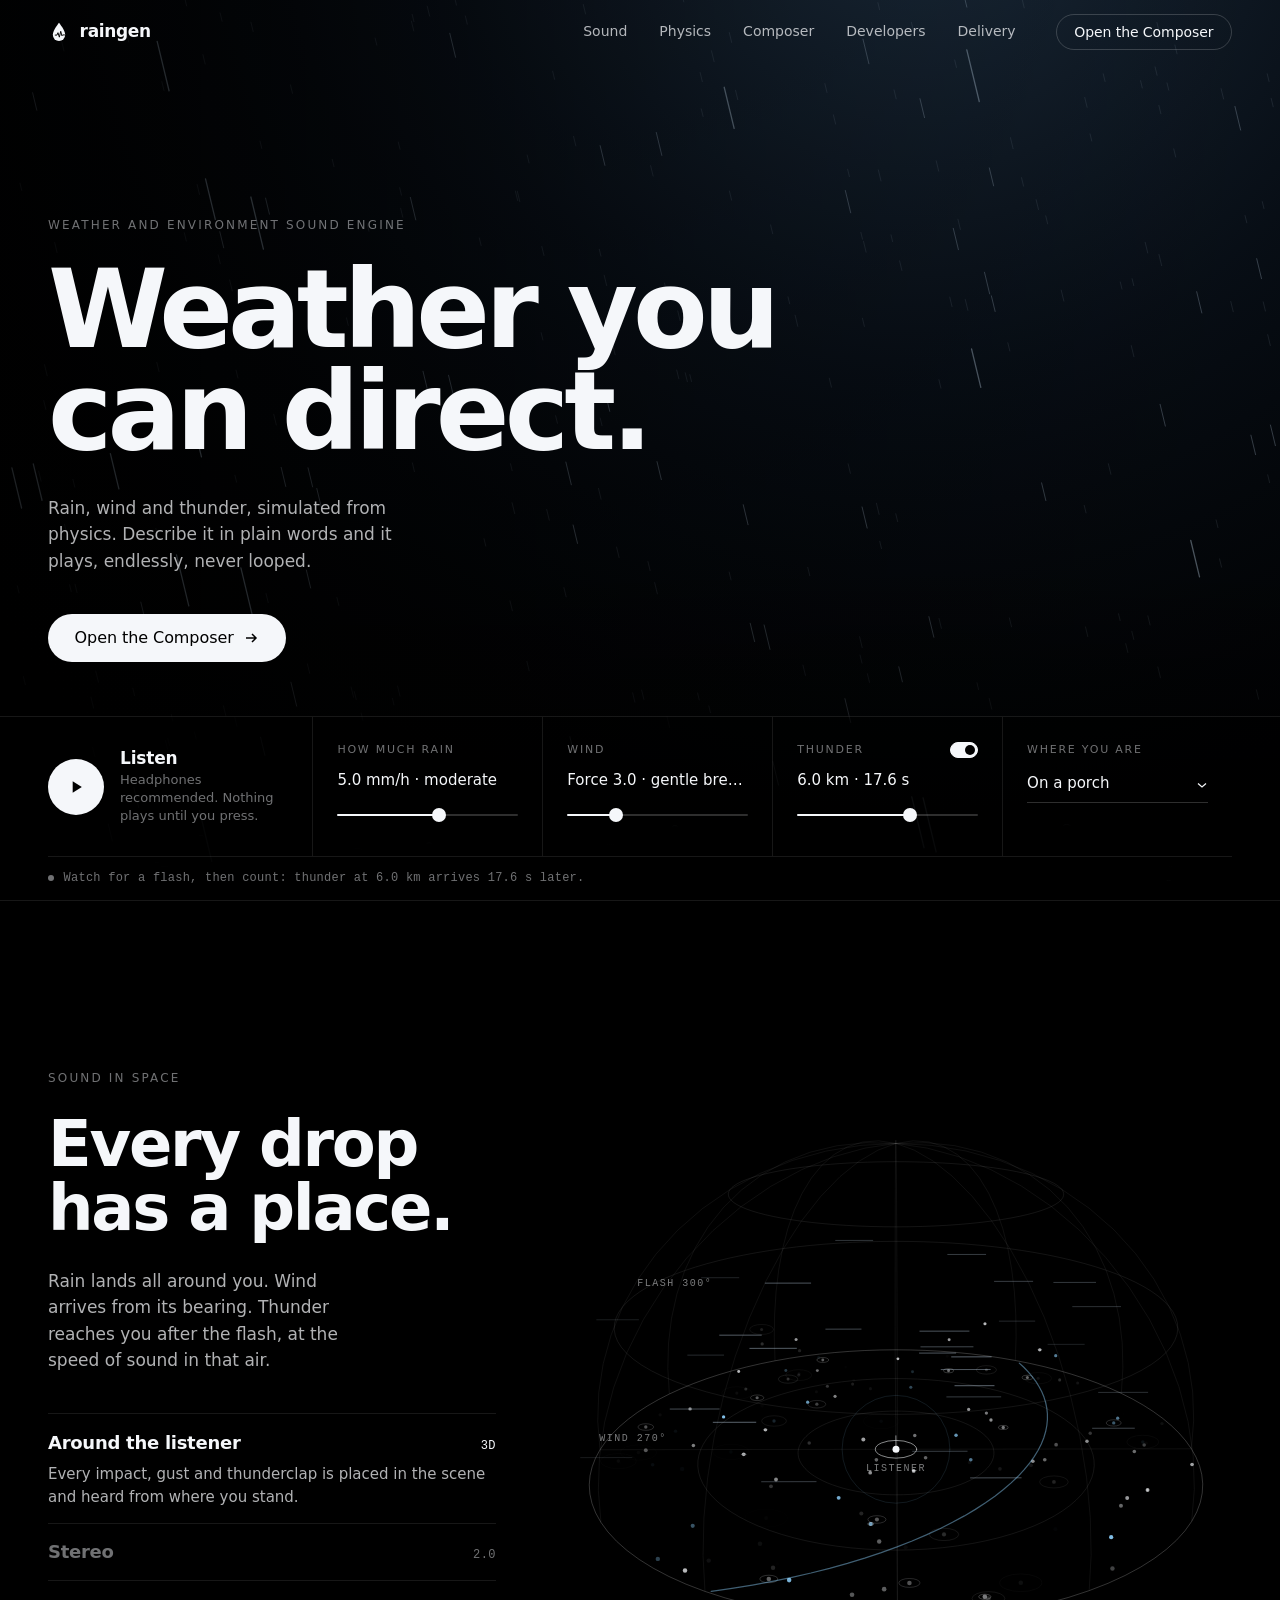
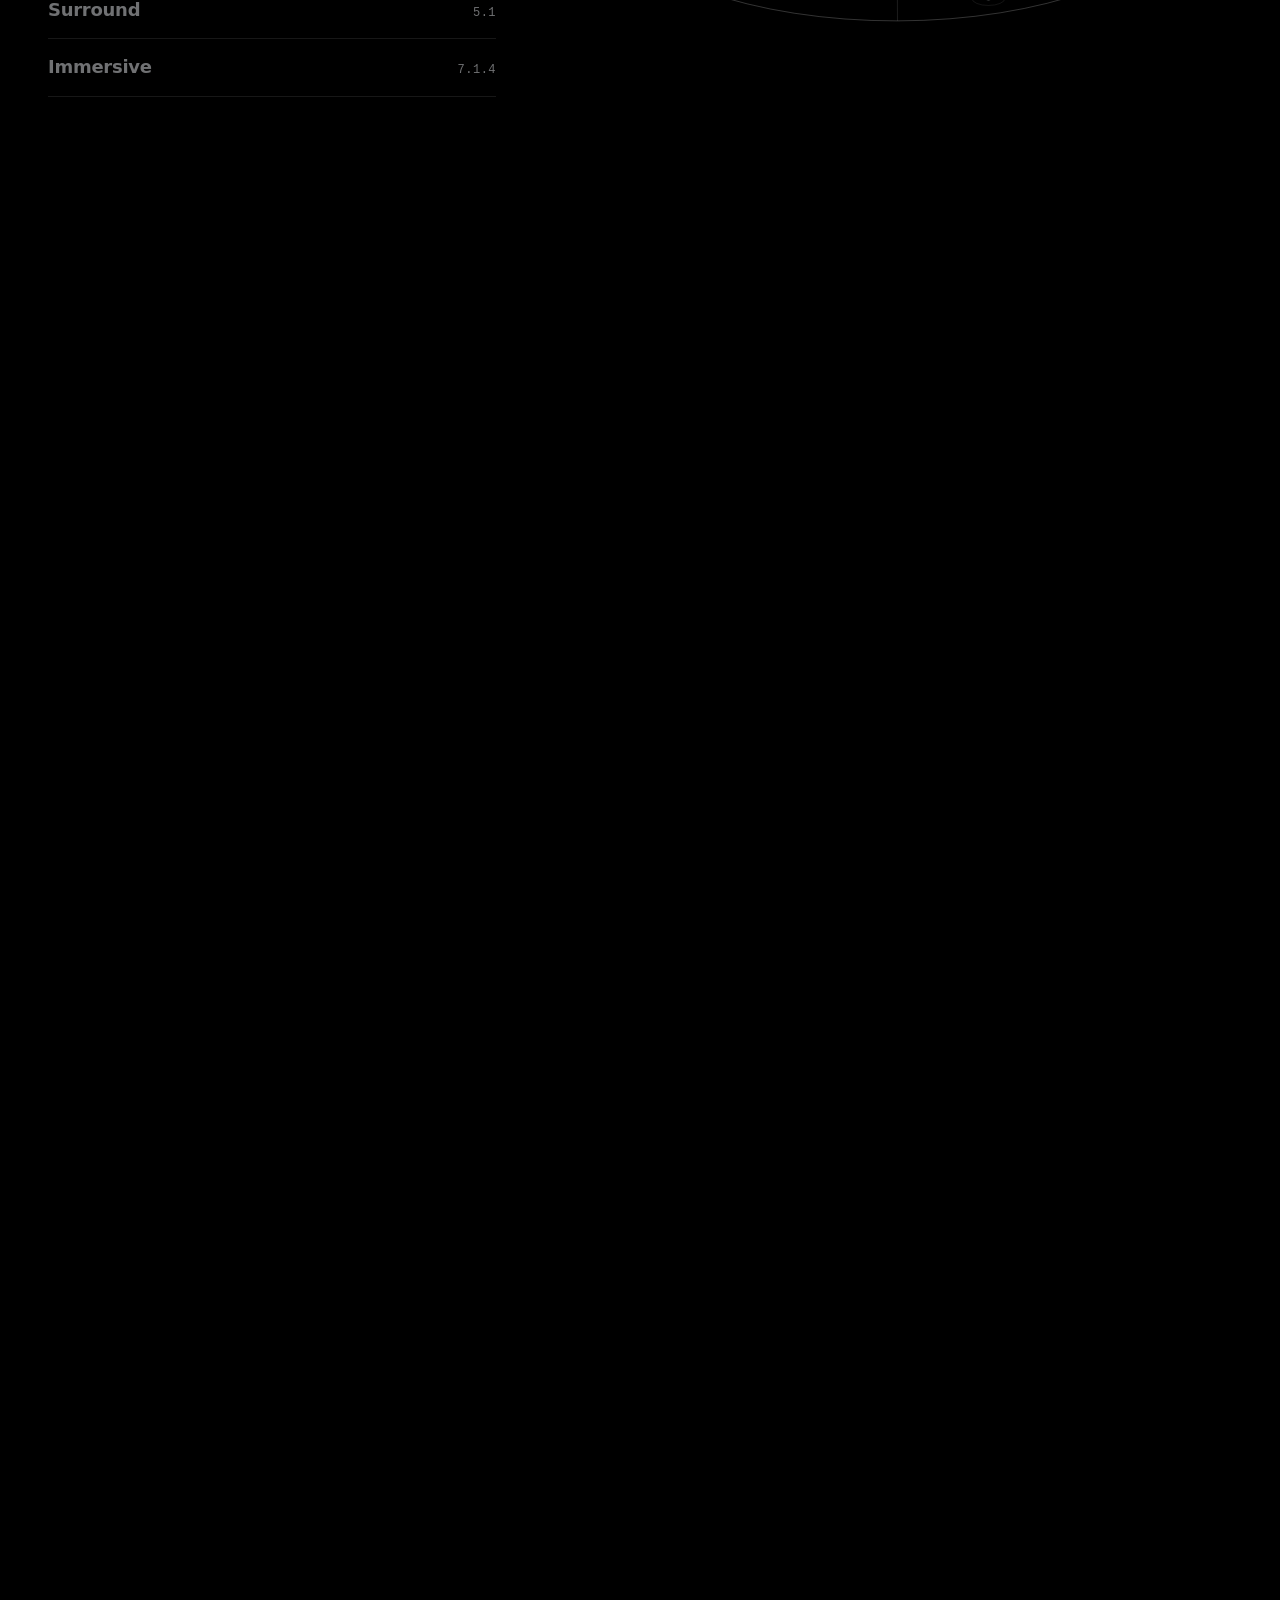
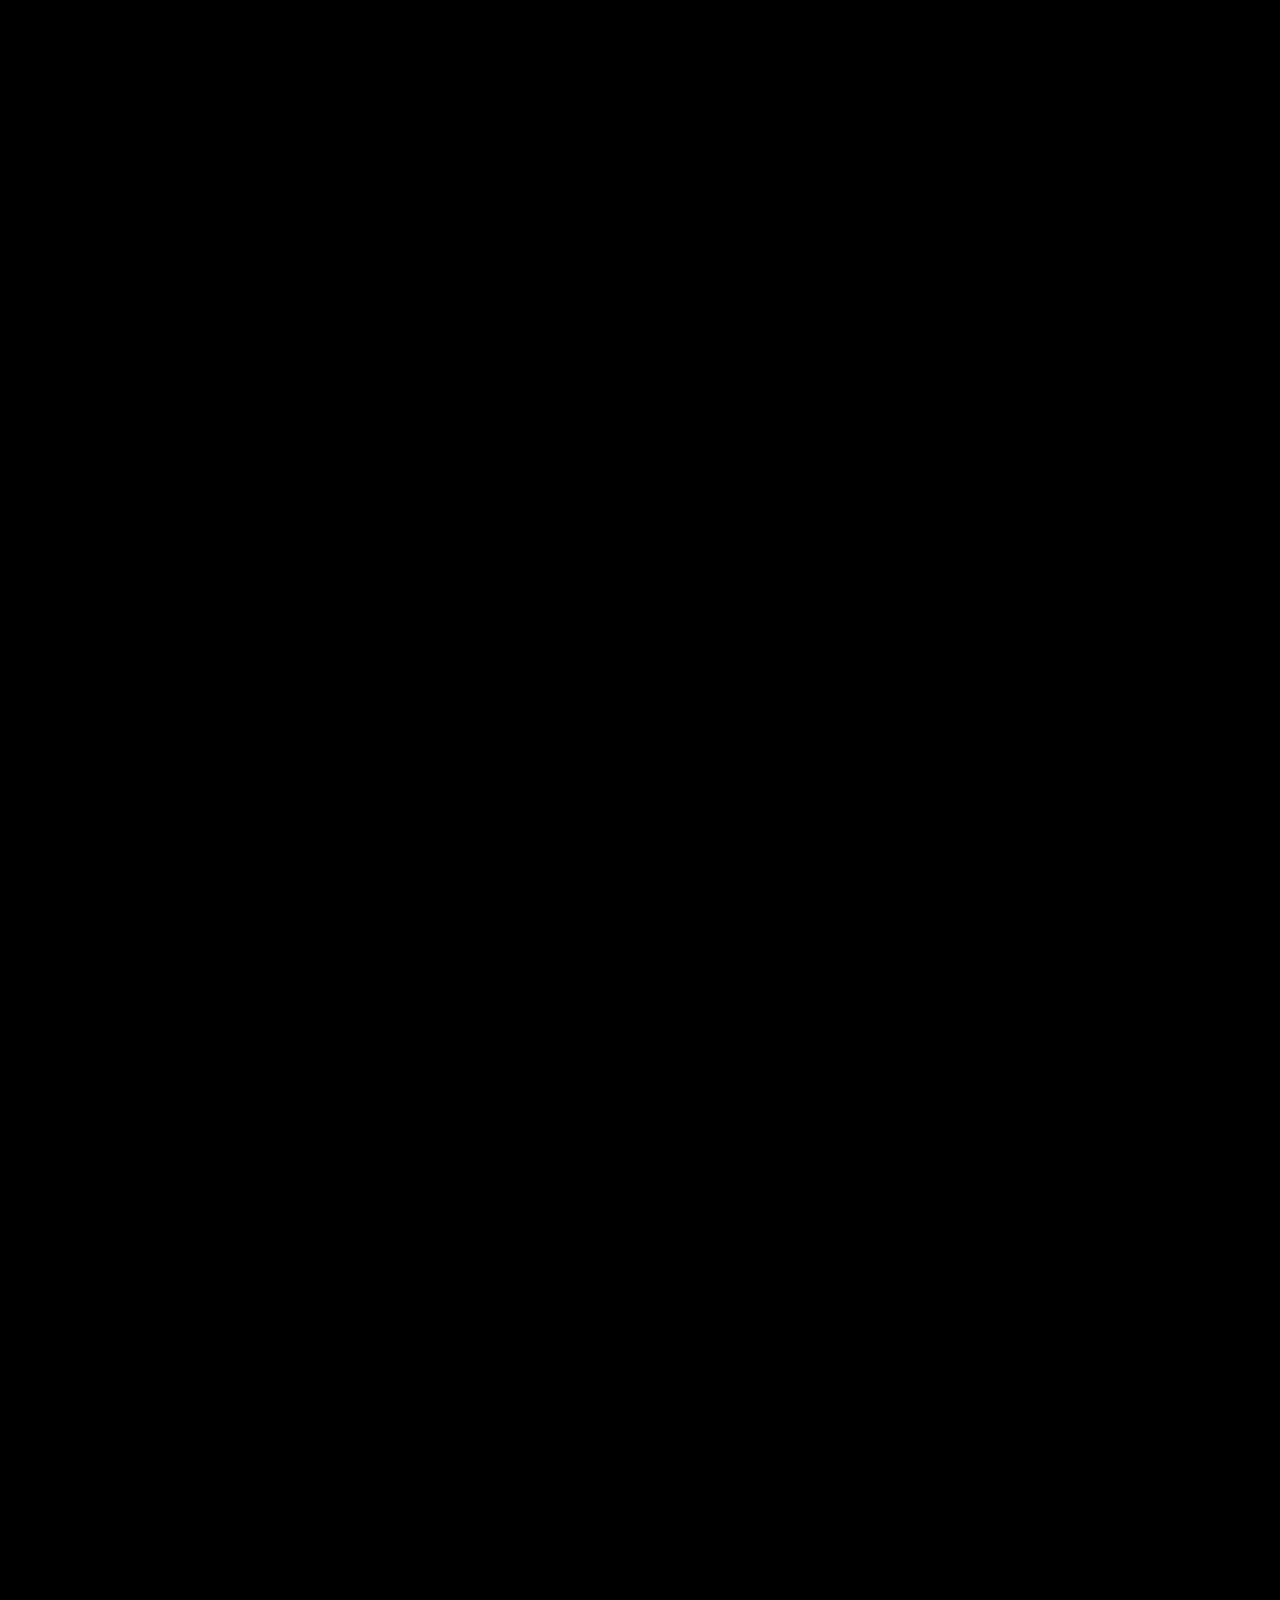
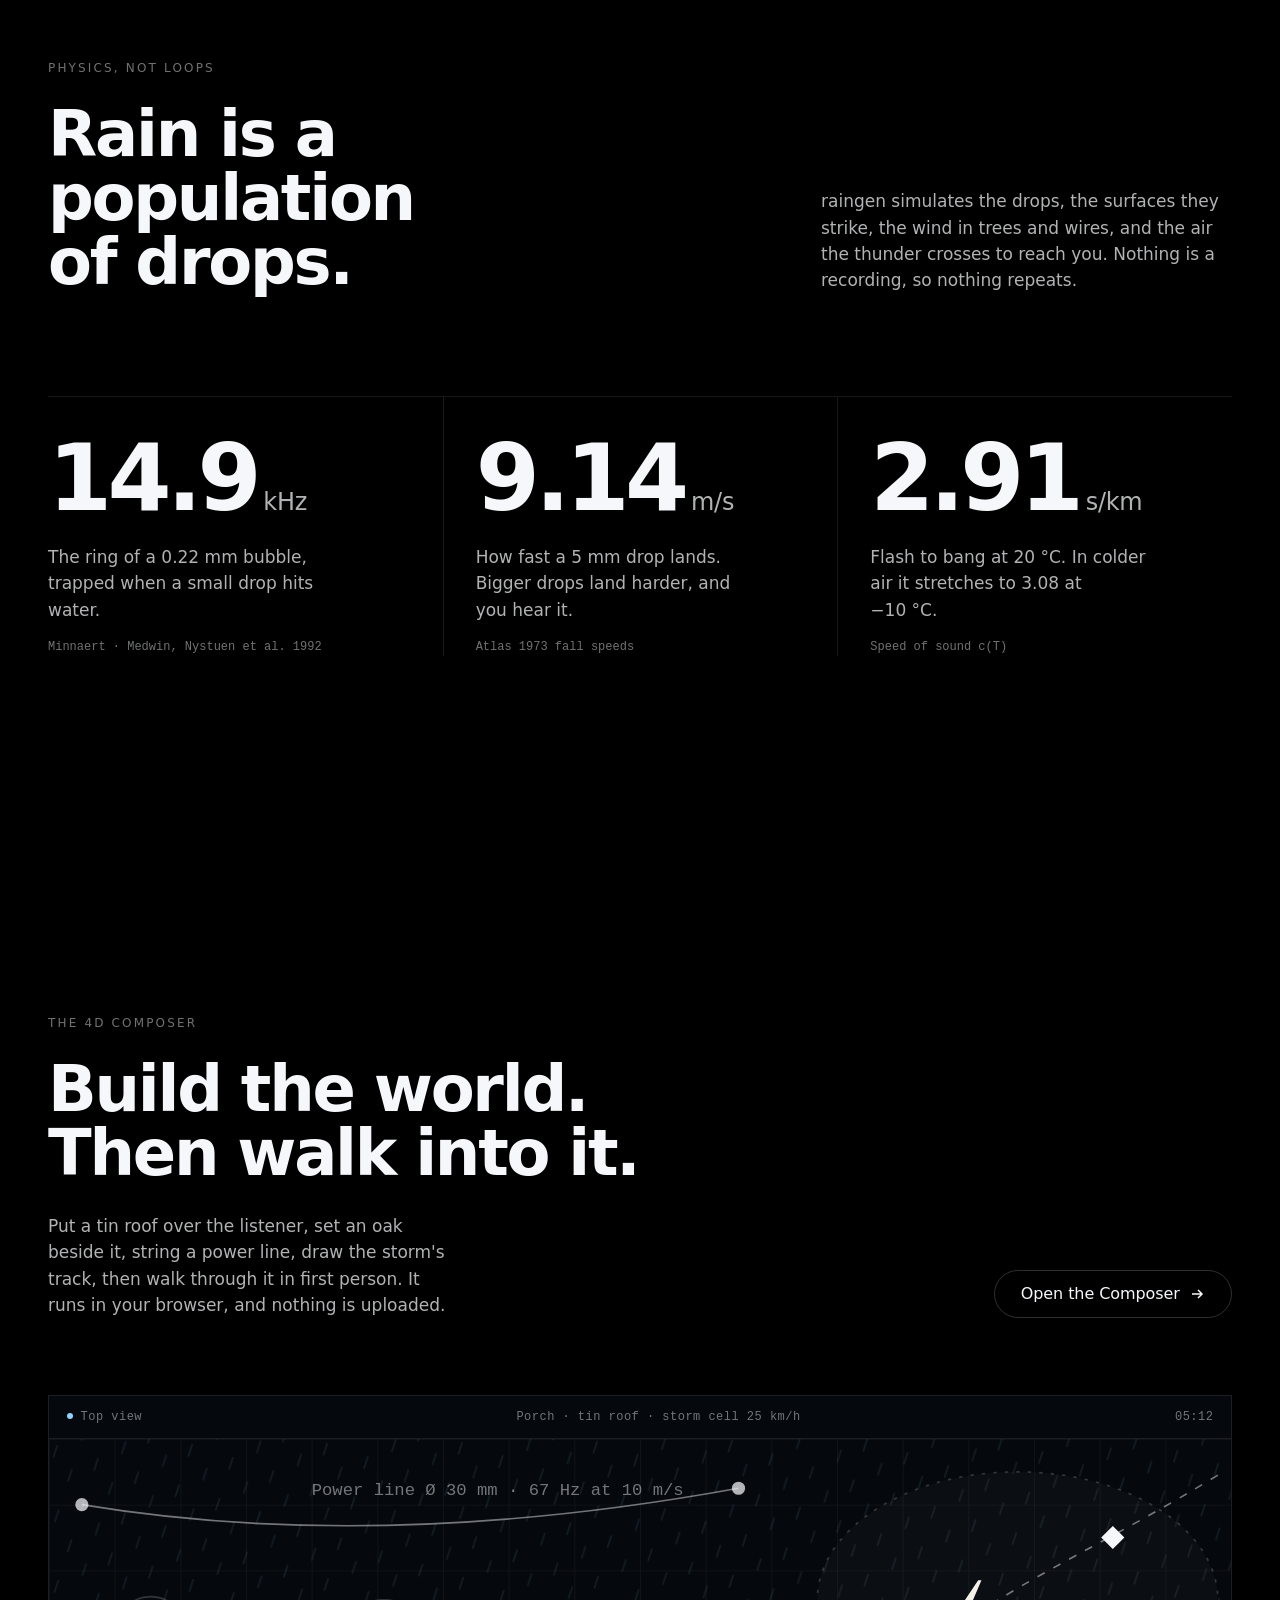
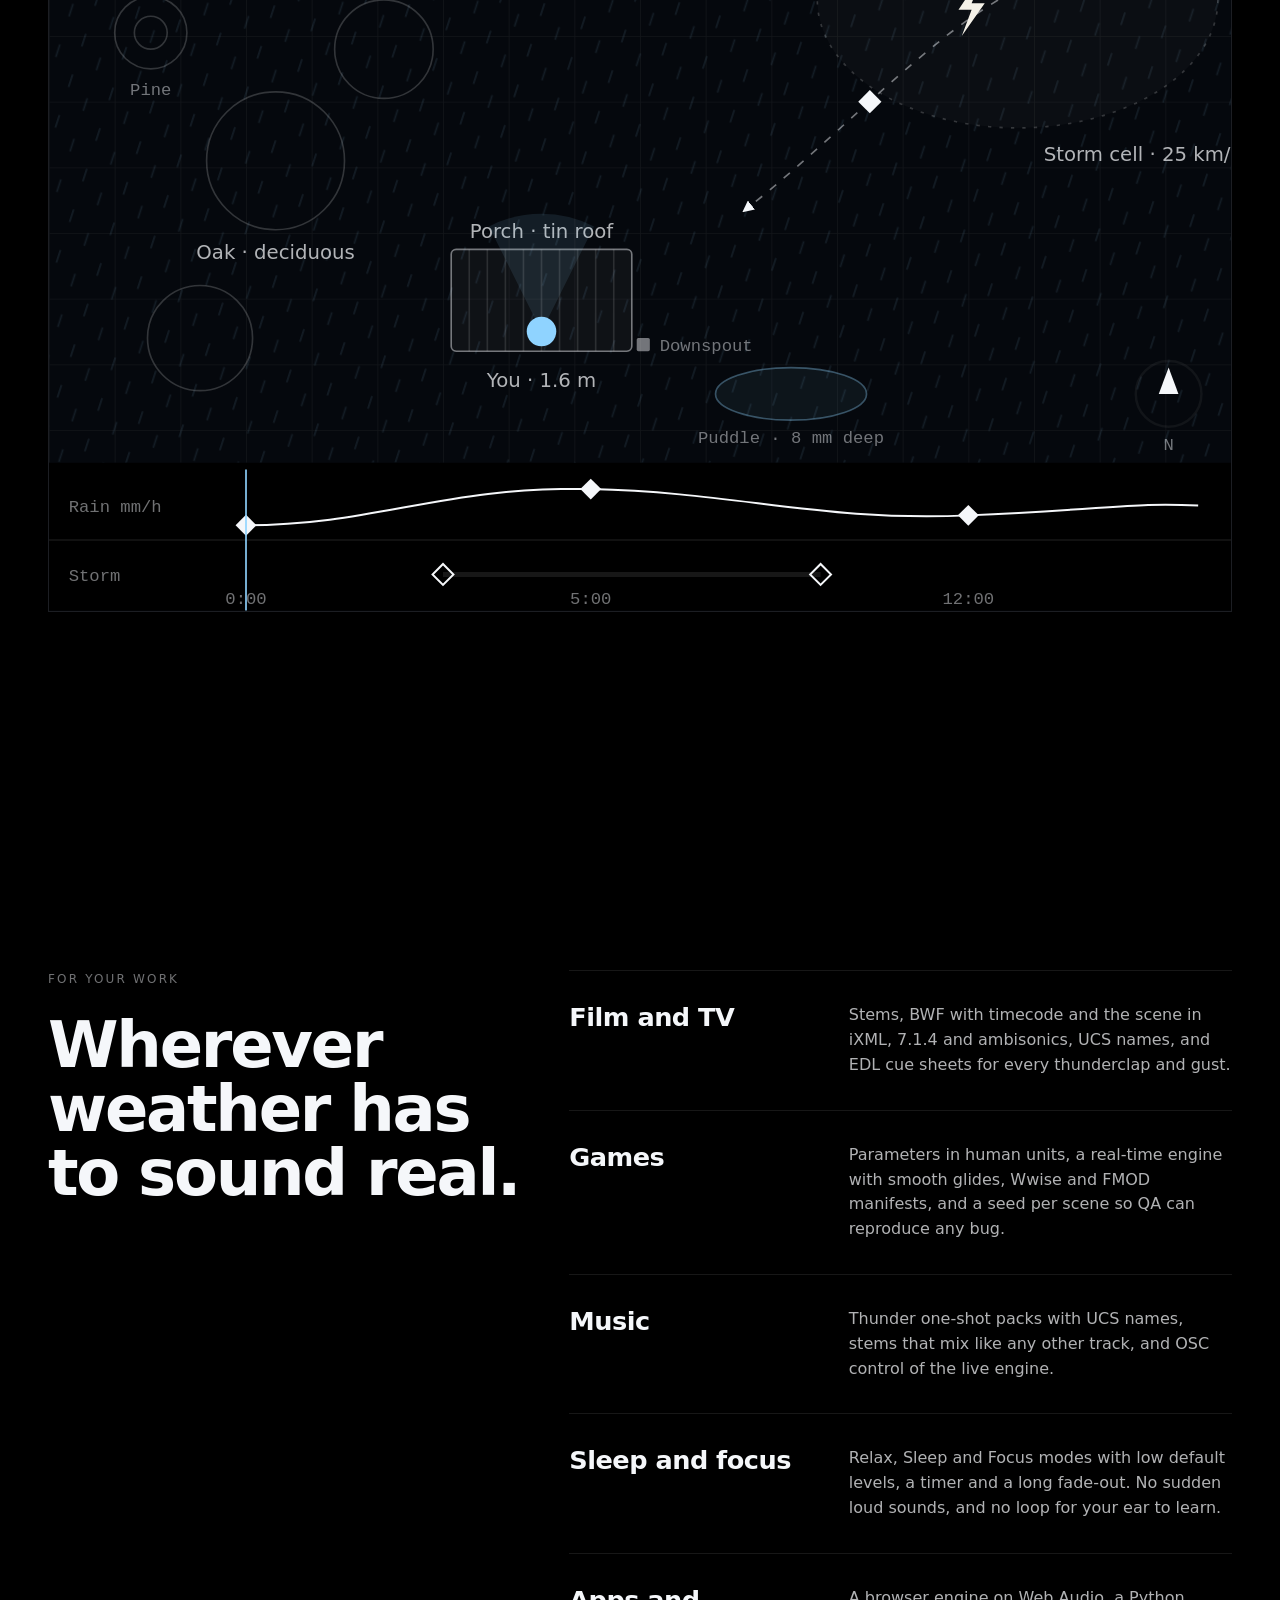
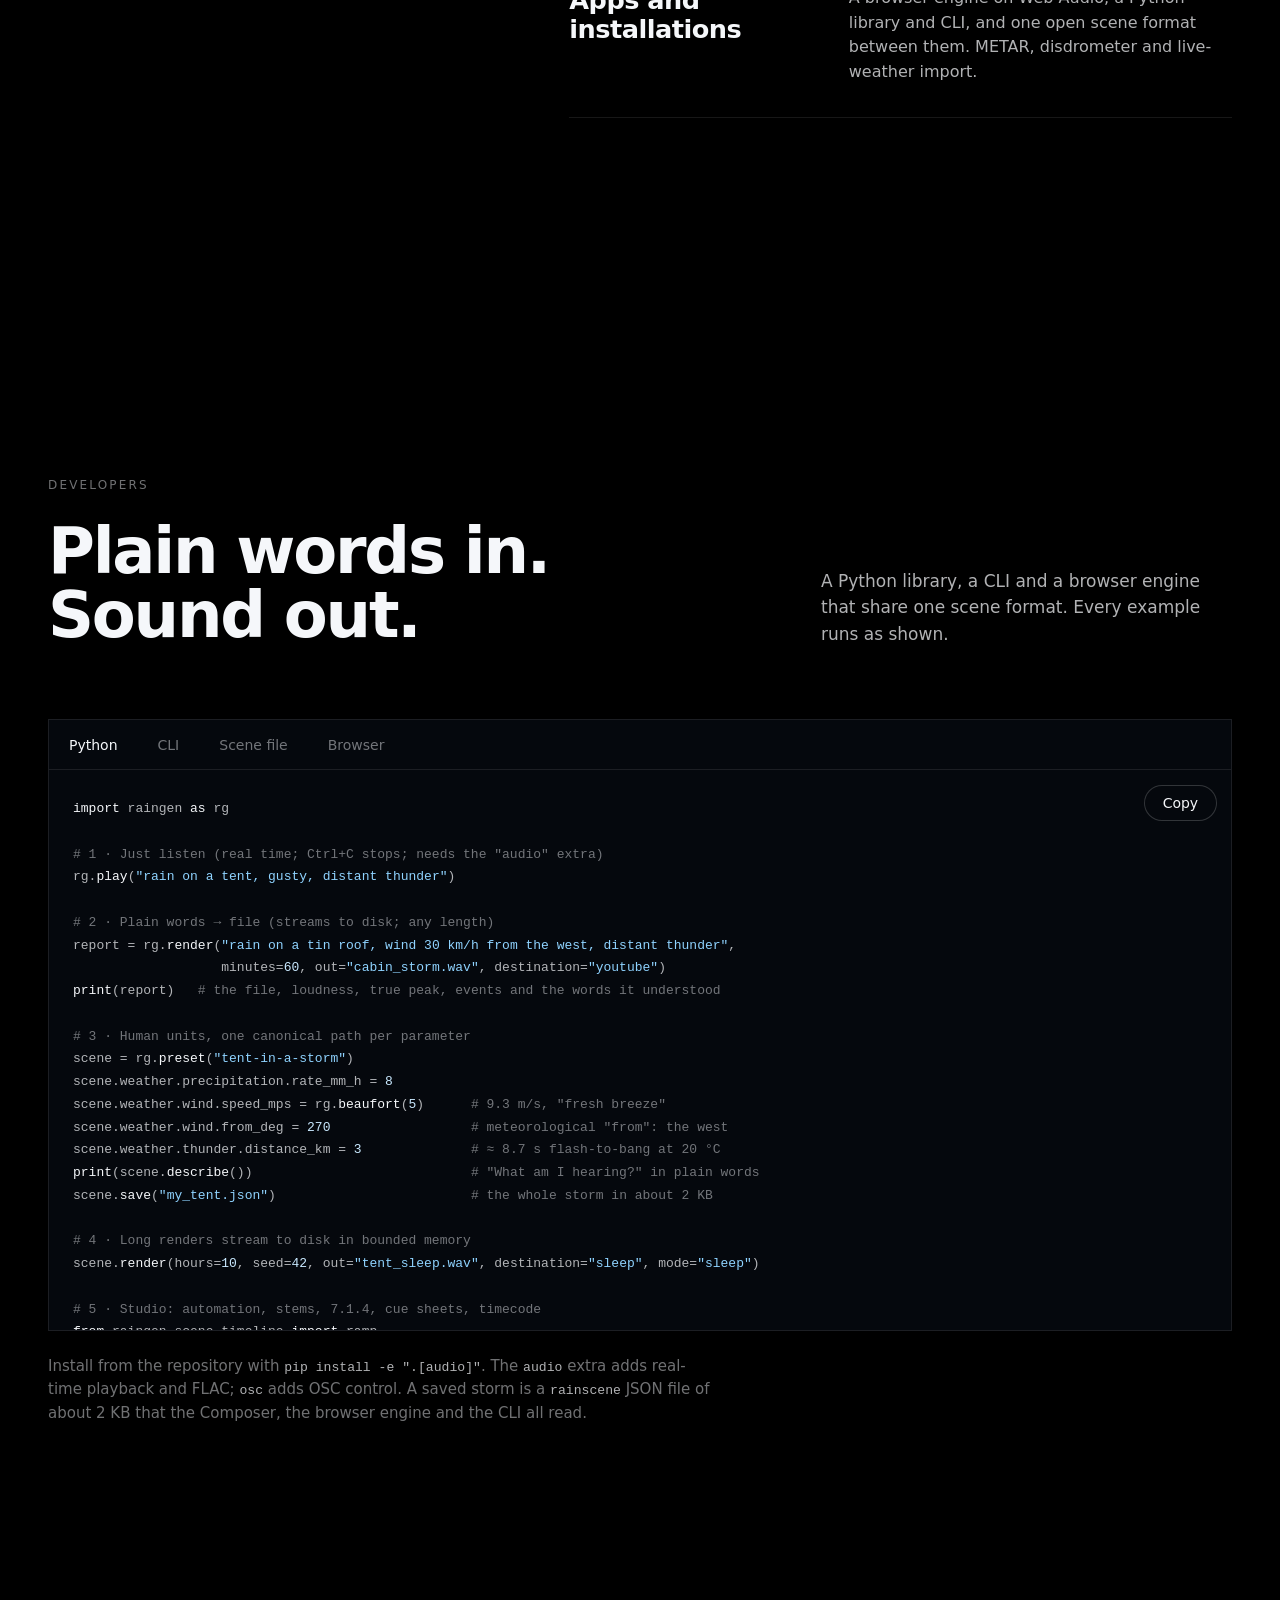
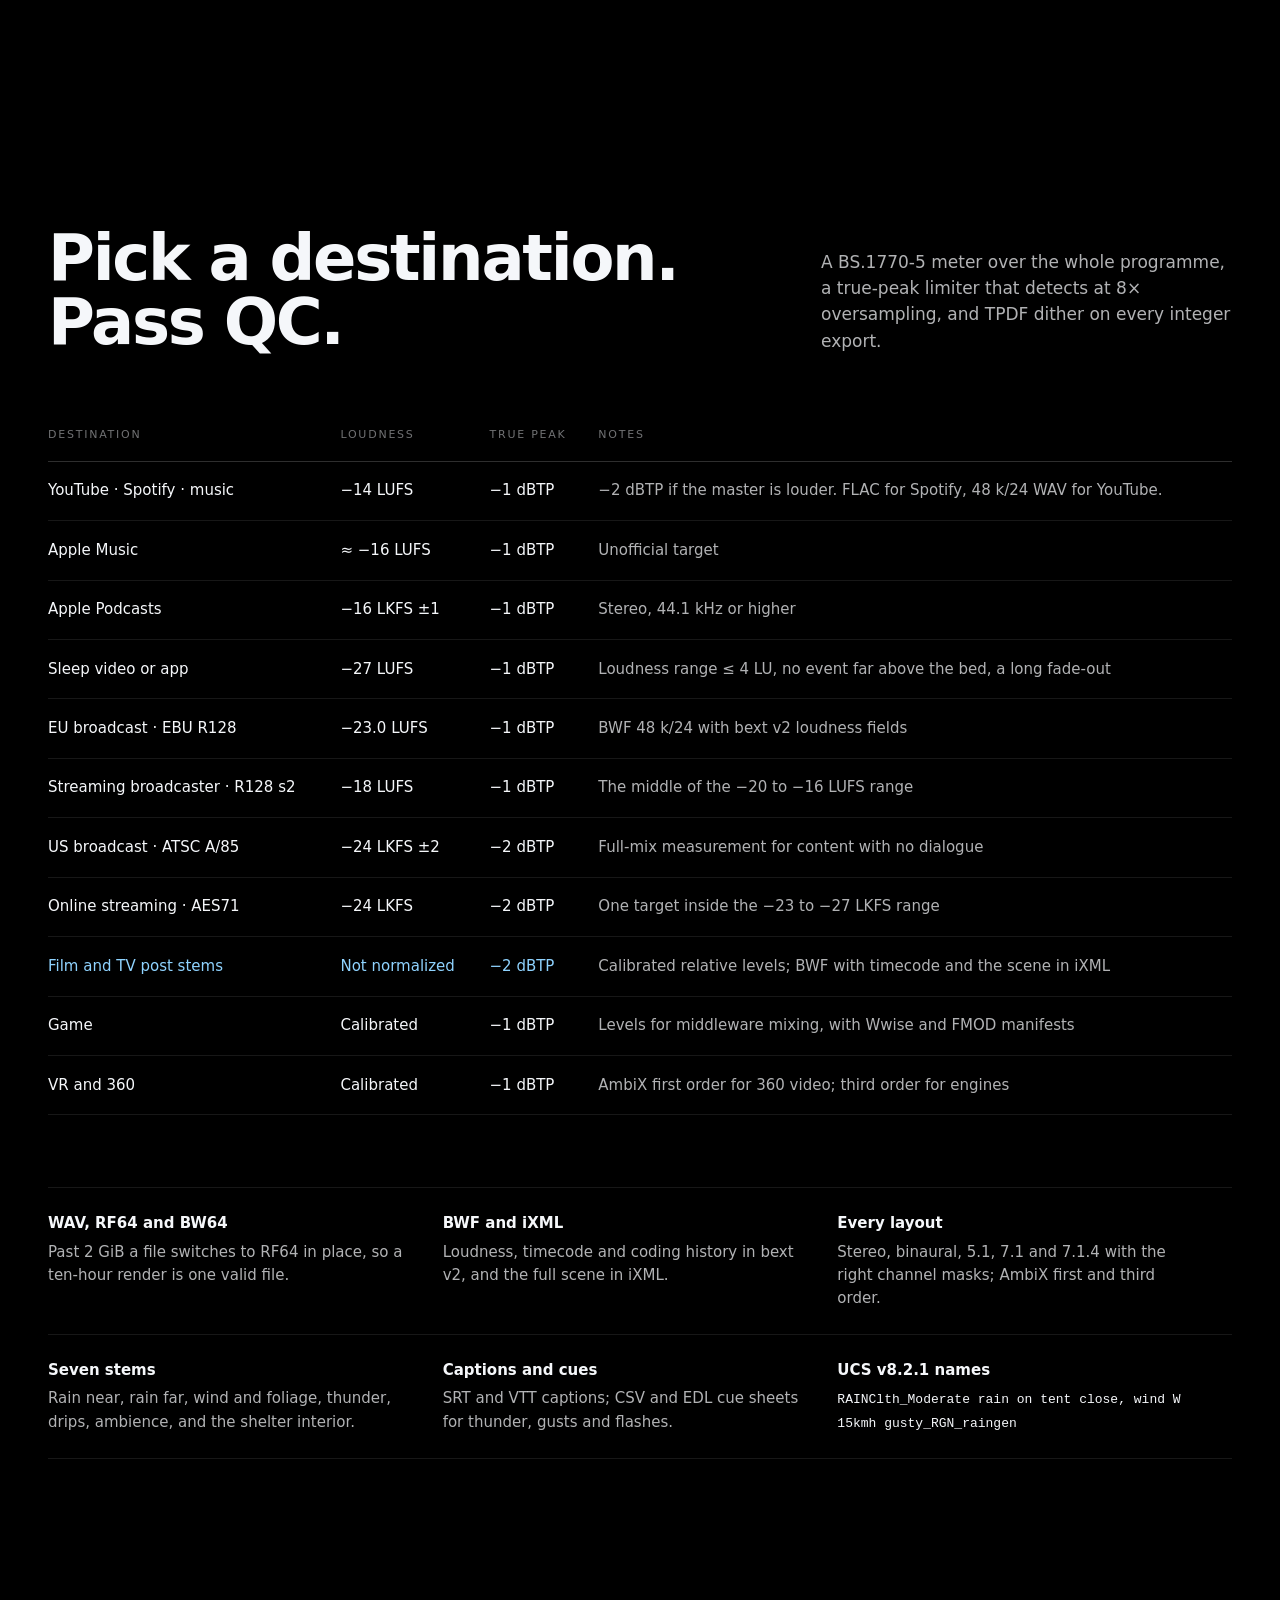
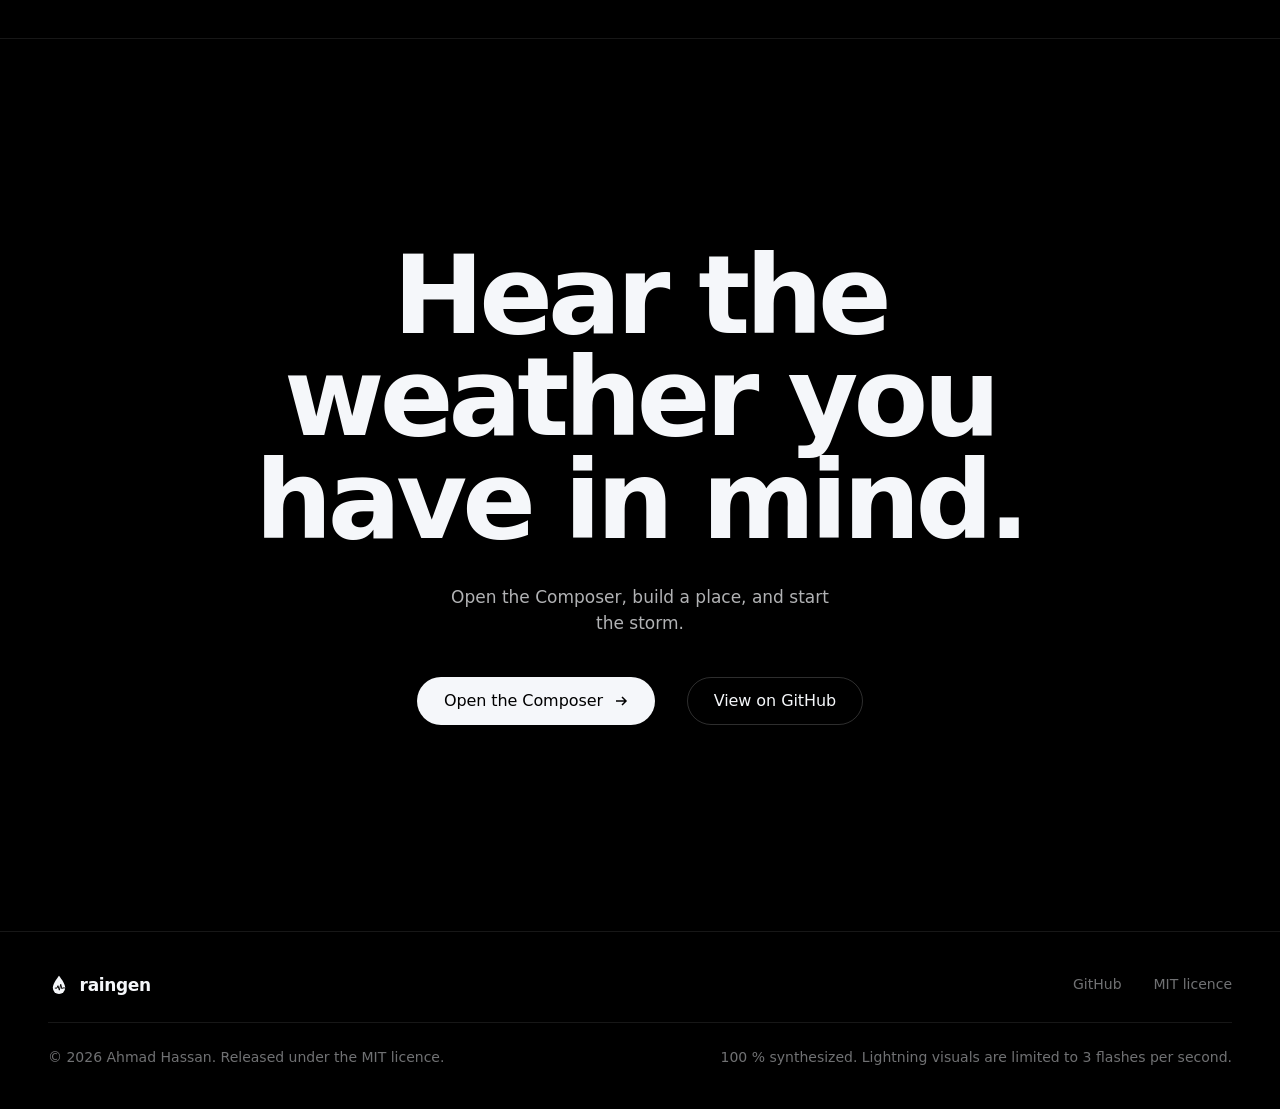
<file: index.html>
<!doctype html>
<html lang="en">
<head>
<meta charset="utf-8">
<meta name="viewport" content="width=device-width, initial-scale=1, viewport-fit=cover">
<title>raingen · Real weather, dialed in, not looped</title>
<meta name="description" content="raingen is a physics-driven weather and environment sound engine. Describe the weather the way you would experience it (heavy rain, a gusty westerly, a storm 3 km away, you're in a tent) and get endless, never-repeating, studio-grade sound you fully own.">
<link rel="canonical" href="https://ahmadhassan-bted.github.io/RainGen-RainGenerator/">
<meta name="color-scheme" content="dark">
<meta name="theme-color" content="#000000">
<meta property="og:type" content="website">
<meta property="og:site_name" content="raingen">
<meta property="og:title" content="raingen · Real weather, dialed in, not looped">
<meta property="og:description" content="Weather you can direct: physics-driven, never-looping, deterministic weather sound for games, film and TV, sleep and focus apps, creators and musicians. MIT licensed.">
<meta property="og:url" content="https://ahmadhassan-bted.github.io/RainGen-RainGenerator/">
<meta property="og:image" content="https://ahmadhassan-bted.github.io/RainGen-RainGenerator/assets/og.png">
<meta property="og:image:type" content="image/png">
<meta property="og:image:width" content="1200">
<meta property="og:image:height" content="630">
<meta property="og:image:alt" content="raingen: Weather you can direct. Rain falling on a black stage.">
<meta name="twitter:card" content="summary_large_image">
<meta name="twitter:title" content="raingen · Real weather, dialed in, not looped">
<meta name="twitter:description" content="Weather you can direct: physics-driven, never-looping, deterministic weather sound. MIT licensed.">
<meta name="twitter:image" content="https://ahmadhassan-bted.github.io/RainGen-RainGenerator/assets/og.png">
<meta name="twitter:image:alt" content="raingen: Weather you can direct.">
<link rel="icon" href="assets/favicon.svg" type="image/svg+xml">
<link rel="apple-touch-icon" href="assets/apple-touch-icon.png">
<link rel="stylesheet" href="assets/site.css">
<link rel="modulepreload" href="assets/landing.js?v=20261117a">
<script>document.documentElement.classList.add('js');</script>
</head>
<body>
<a class="skip-link" href="#main">Skip to content</a>

<header class="site-header">
  <div class="wrap header-inner">
    <a class="brand" href="./" aria-label="raingen, home"><img src="assets/logo.svg" alt="" width="22" height="22"><span>raingen</span></a>
    <nav class="site-nav" aria-label="Page sections">
      <a href="#space">Sound</a>
      <a href="#physics">Physics</a>
      <a href="#composer">Composer</a>
      <a href="#code">Developers</a>
      <a href="#delivery">Delivery</a>
    </nav>
    <a class="btn btn-secondary btn-sm header-cta" href="studio/">Open the Composer</a>
  </div>
</header>

<main id="main">

<section class="hero" aria-labelledby="hero-title">
  <canvas class="hero-sky" id="hero-sky" aria-hidden="true"></canvas>
  <div class="wrap hero-copy">
    <p class="eyebrow rise">Weather and environment sound engine</p>
    <h1 id="hero-title" class="rise" data-d="1">Weather you<br>can direct.</h1>
    <p class="hero-sub rise" data-d="2">Rain, wind and thunder, simulated from physics. Describe it in plain words and it plays, endlessly, never looped.</p>
    <div class="hero-actions rise" data-d="3">
      <a class="btn btn-primary" href="studio/">Open the Composer
        <svg class="arrow" viewBox="0 0 16 16" fill="none" stroke="currentColor" stroke-width="1.5" aria-hidden="true"><path d="M3 8h10M9 4l4 4-4 4"/></svg></a>
    </div>
  </div>

  <div class="console" role="group" aria-labelledby="listen-label">
    <div class="wrap">
      <div class="console-grid">
        <div class="console-cell listen-cell">
          <button id="listen" class="listen-btn" type="button" aria-pressed="false" aria-describedby="listen-status">
            <svg class="i-play" viewBox="0 0 24 24" aria-hidden="true"><path d="M8 5v14l11-7Z" fill="currentColor"/></svg>
            <svg class="i-pause" viewBox="0 0 24 24" aria-hidden="true" hidden><path d="M7 5h3.5v14H7zM13.5 5H17v14h-3.5z" fill="currentColor"/></svg>
            <span class="visually-hidden">Listen</span>
          </button>
          <div>
            <p class="listen-title" id="listen-label">Listen</p>
            <p class="listen-note" id="listen-status">Headphones recommended. Nothing plays until you press.</p>
            <noscript><p class="listen-note is-error">Live sound needs JavaScript.</p></noscript>
          </div>
        </div>
        <div class="console-cell">
          <label class="field-label" for="c-rain">How much rain</label>
          <output class="field-value" id="c-rain-out" for="c-rain">5.0 mm/h · moderate</output>
          <input type="range" id="c-rain" min="0" max="1000" step="1" value="566">
        </div>
        <div class="console-cell">
          <label class="field-label" for="c-wind">Wind</label>
          <output class="field-value" id="c-wind-out" for="c-wind">Force 3.0 · gentle breeze</output>
          <input type="range" id="c-wind" min="0" max="12" step="0.1" value="3">
        </div>
        <div class="console-cell">
          <div class="field-row">
            <label for="c-thunder">Thunder</label>
            <input type="checkbox" class="switch" id="c-thunder-on" checked aria-label="Thunder on">
          </div>
          <output class="field-value" id="c-thunder-out" for="c-thunder">6.0 km · 17.6 s</output>
          <input type="range" id="c-thunder" min="0" max="1000" step="1" value="635">
        </div>
        <div class="console-cell">
          <label class="field-label" for="c-shelter">Where you are</label>
          <select id="c-shelter" class="select">
            <option value="open">Out in it</option>
            <option value="tree">Under a tree</option>
            <option value="umbrella">Under an umbrella</option>
            <option value="porch" selected>On a porch</option>
            <option value="tent">In a tent</option>
            <option value="room_open">Indoors, window open</option>
            <option value="room_closed">Indoors, window shut</option>
            <option value="car">In a car, wipers on</option>
            <option value="attic">Attic under a tin roof</option>
          </select>
        </div>
      </div>
      <div class="console-status">
        <p class="flash" id="flash-counter"><span class="flash-text" id="flash-text">Watch for a flash, then count: thunder at 6.0&nbsp;km arrives 17.6&nbsp;s later.</span></p>
        <p class="captions" id="captions" aria-live="polite"></p>
        <div class="meter" id="meter" hidden>
          <span id="meter-text">-- LUFS</span>
          <span class="meter-bar" aria-hidden="true"><span id="meter-fill"></span></span>
        </div>
      </div>
    </div>
  </div>
</section>

<section class="space" id="space" aria-labelledby="space-title">
  <div class="space-stage">
    <div class="space-copy">
      <p class="eyebrow">Sound in space</p>
      <h2 id="space-title">Every drop has a place.</h2>
      <p class="lede">Rain lands all around you. Wind arrives from its bearing. Thunder reaches you after the flash, at the speed of sound in that air.</p>
      <ol class="layouts" id="layouts">
        <li data-step="0" class="is-active"><span class="name">Around the listener <span class="mono">3D</span></span><span class="desc"><span>Every impact, gust and thunderclap is placed in the scene and heard from where you stand.</span></span></li>
        <li data-step="1"><span class="name">Stereo <span class="mono">2.0</span></span><span class="desc"><span>Two speakers at ±30°, folded down from the full scene.</span></span></li>
        <li data-step="2"><span class="name">Surround <span class="mono">5.1</span></span><span class="desc"><span>Rain all around, thunder from its bearing, low end on the LFE, with the right WAVE channel masks.</span></span></li>
        <li data-step="3"><span class="name">Immersive <span class="mono">7.1.4</span></span><span class="desc"><span>Four height channels put the rain overhead. Binaural for headphones, and AmbiX ambisonics, first to third order, for 360 video, VR and game engines.</span></span></li>
      </ol>
    </div>
    <div class="space-canvas-wrap" aria-hidden="true">
      <canvas class="space-canvas" id="space-canvas"></canvas>
    </div>
  </div>
</section>

<section class="section" id="physics" aria-labelledby="physics-title">
  <div class="wrap">
    <div class="physics-head">
      <div>
        <p class="eyebrow reveal">Physics, not loops</p>
        <h2 id="physics-title" class="reveal" data-d="1">Rain is a population of&nbsp;drops.</h2>
      </div>
      <p class="lede reveal" data-d="2">raingen simulates the drops, the surfaces they strike, the wind in trees and wires, and the air the thunder crosses to reach you. Nothing is a recording, so nothing repeats.</p>
    </div>
    <ul class="numbers">
      <li class="reveal"><div class="num">14.9<small>kHz</small></div><p>The ring of a 0.22&nbsp;mm bubble, trapped when a small drop hits water.</p><span class="src">Minnaert · Medwin, Nystuen et al. 1992</span></li>
      <li class="reveal" data-d="1"><div class="num">9.14<small>m/s</small></div><p>How fast a 5&nbsp;mm drop lands. Bigger drops land harder, and you hear it.</p><span class="src">Atlas 1973 fall speeds</span></li>
      <li class="reveal" data-d="2"><div class="num">2.91<small>s/km</small></div><p>Flash to bang at 20&nbsp;°C. In colder air it stretches to 3.08 at −10&nbsp;°C.</p><span class="src">Speed of sound c(T)</span></li>
    </ul>
  </div>
</section>

<section class="section" id="composer" aria-labelledby="composer-title">
  <div class="wrap">
    <div class="composer-head">
      <div>
        <p class="eyebrow reveal">The 4D Composer</p>
        <h2 id="composer-title" class="reveal" data-d="1">Build the world.<br>Then walk into it.</h2>
        <p class="lede reveal" data-d="2">Put a tin roof over the listener, set an oak beside it, string a power line, draw the storm's track, then walk through it in first person. It runs in your browser, and nothing is uploaded.</p>
      </div>
      <a class="btn btn-secondary reveal" data-d="3" href="studio/">Open the Composer
        <svg class="arrow" viewBox="0 0 16 16" fill="none" stroke="currentColor" stroke-width="1.5" aria-hidden="true"><path d="M3 8h10M9 4l4 4-4 4"/></svg></a>
    </div>
    <figure class="composer-figure reveal">
      <div class="composer-bar" aria-hidden="true"><span class="live">Top view</span><span class="hide-sm">Porch · tin roof · storm cell 25 km/h</span><span>05:12</span></div>
        <svg class="cmp-svg" viewBox="0 0 720 470" role="img" aria-labelledby="cmp-title cmp-desc">
          <title id="cmp-title">Composer top view illustration</title>
          <desc id="cmp-desc">A top-down map: a listener under a tin porch roof, deciduous and conifer trees, a puddle, a downspout and a power line. A storm cell crosses from the north-east along a dashed track with keyframes. A lightning strike sends circular sound wavefronts outward toward the listener. Below, two automation lanes show rain rate and storm keyframes with a moving playhead.</desc>
          <defs>
            <pattern id="cmp-grid" width="40" height="40" patternUnits="userSpaceOnUse"><path d="M40 0H0V40" fill="none" class="grid-l"/></pattern>
            <pattern id="cmp-rain" width="26" height="26" patternUnits="userSpaceOnUse" patternTransform="rotate(18)"><path d="M6 2v8M19 13v8" class="rain-l"/></pattern>
            <clipPath id="cmp-clip"><rect width="720" height="380"/></clipPath>
            <marker id="cmp-arrow" viewBox="0 0 10 10" refX="7" refY="5" markerWidth="7" markerHeight="7" orient="auto-start-reverse"><path d="M0 0 10 5 0 10Z" class="key"/></marker>
          </defs>
          <g clip-path="url(#cmp-clip)">
            <rect class="floor" width="720" height="380"/>
            <rect width="720" height="380" fill="url(#cmp-grid)"/>
            <rect width="720" height="380" fill="url(#cmp-rain)"/>
            <ellipse class="storm" cx="590" cy="98" rx="122" ry="78"/>
            <path class="track" d="M712 22C650 60 600 82 560 110S470 190 424 226" marker-end="url(#cmp-arrow)"/>
            <rect class="key" x="-5" y="-5" width="10" height="10" transform="translate(648 60) rotate(45)"/>
            <rect class="key" x="-5" y="-5" width="10" height="10" transform="translate(500 160) rotate(45)"/>
            <text class="lbl" x="606" y="196">Storm cell · 25 km/h</text>
            <circle class="wave cmp-wave w1" cx="560" cy="110" r="330"/>
            <circle class="wave cmp-wave w2" cx="560" cy="110" r="330"/>
            <circle class="wave cmp-wave w3" cx="560" cy="110" r="330"/>
            <path class="strike cmp-strike" d="M566 86l-12 18h8l-6 16 14-20h-8l6-14Z"/>
            <path class="wire" d="M20 40Q200 70 420 30"/>
            <circle class="pole" cx="20" cy="40" r="4"/>
            <circle class="pole" cx="420" cy="30" r="4"/>
            <text class="lbl-s" x="160" y="34">Power line Ø 30 mm · 67 Hz at 10 m/s</text>
            <circle class="conifer" cx="62" cy="118" r="22"/>
            <circle class="conifer" cx="62" cy="118" r="10"/>
            <circle class="tree" cx="138" cy="196" r="42"/>
            <circle class="tree" cx="204" cy="128" r="30"/>
            <circle class="tree" cx="92" cy="304" r="32"/>
            <text class="lbl" x="138" y="256" text-anchor="middle">Oak · deciduous</text>
            <text class="lbl-s" x="62" y="156" text-anchor="middle">Pine</text>
            <rect class="roof" x="245" y="250" width="110" height="62" rx="3"/>
            <path class="roof-rib" d="M256 250v62M267 250v62M278 250v62M289 250v62M300 250v62M311 250v62M322 250v62M333 250v62M344 250v62"/>
            <text class="lbl" x="300" y="243" text-anchor="middle">Porch · tin roof</text>
            <path class="cone" d="M300 300L268 236A70 70 0 0 1 332 236Z"/>
            <circle class="listener" cx="300" cy="300" r="9"/>
            <text class="lbl" x="300" y="334" text-anchor="middle">You · 1.6 m</text>
            <rect class="gutter" x="358" y="304" width="8" height="8" rx="1"/>
            <text class="lbl-s" x="372" y="312">Downspout</text>
            <ellipse class="water" cx="452" cy="338" rx="46" ry="16"/>
            <text class="lbl-s" x="452" y="368" text-anchor="middle">Puddle · 8 mm deep</text>
            <circle cx="682" cy="338" r="20" fill="none" class="grid-l" style="stroke-width: 1.5"/>
            <path d="M682 322l6 16h-12Z" class="key"/>
            <text class="lbl-s" x="682" y="372" text-anchor="middle">N</text>
          </g>
          <rect class="tl-bg" x="0" y="380" width="720" height="90"/>
          <line class="tl-lane" x1="0" y1="427" x2="720" y2="427"/>
          <text class="lbl-s" x="12" y="410">Rain mm/h</text>
          <text class="lbl-s" x="12" y="452">Storm</text>
          <path class="tl-curve" d="M120 418C200 418 240 394 330 396S470 416 560 412 660 404 700 406"/>
          <rect class="tl-key" x="-4.5" y="-4.5" width="9" height="9" transform="translate(120 418) rotate(45)"/>
          <rect class="tl-key" x="-4.5" y="-4.5" width="9" height="9" transform="translate(330 396) rotate(45)"/>
          <rect class="tl-key" x="-4.5" y="-4.5" width="9" height="9" transform="translate(560 412) rotate(45)"/>
          <line x1="240" y1="448" x2="470" y2="448" class="tl-lane" style="stroke-width: 3"/>
          <rect class="tl-key-2" x="-4.5" y="-4.5" width="9" height="9" transform="translate(240 448) rotate(45)"/>
          <rect class="tl-key-2" x="-4.5" y="-4.5" width="9" height="9" transform="translate(470 448) rotate(45)"/>
          <text class="lbl-s" x="120" y="466" text-anchor="middle">0:00</text>
          <text class="lbl-s" x="330" y="466" text-anchor="middle">5:00</text>
          <text class="lbl-s" x="560" y="466" text-anchor="middle">12:00</text>
          <line class="playhead cmp-playhead" x1="120" y1="384" x2="120" y2="470"/>
        </svg>
    </figure>
  </div>
</section>

<section class="section" id="work" aria-labelledby="work-title">
  <div class="wrap uses">
    <div class="uses-head">
      <p class="eyebrow reveal">For your work</p>
      <h2 id="work-title" class="reveal" data-d="1">Wherever weather has to sound&nbsp;real.</h2>
    </div>
    <ul class="use-list">
      <li class="reveal"><h3>Film and TV</h3><p>Stems, BWF with timecode and the scene in iXML, 7.1.4 and ambisonics, UCS names, and EDL cue sheets for every thunderclap and gust.</p></li>
      <li class="reveal"><h3>Games</h3><p>Parameters in human units, a real-time engine with smooth glides, Wwise and FMOD manifests, and a seed per scene so QA can reproduce any bug.</p></li>
      <li class="reveal"><h3>Music</h3><p>Thunder one-shot packs with UCS names, stems that mix like any other track, and OSC control of the live engine.</p></li>
      <li class="reveal"><h3>Sleep and focus</h3><p>Relax, Sleep and Focus modes with low default levels, a timer and a long fade-out. No sudden loud sounds, and no loop for your ear to learn.</p></li>
      <li class="reveal"><h3>Apps and installations</h3><p>A browser engine on Web Audio, a Python library and CLI, and one open scene format between them. METAR, disdrometer and live-weather import.</p></li>
    </ul>
  </div>
</section>

<section class="section" id="code" aria-labelledby="code-title">
  <div class="wrap">
    <div class="dev-head">
      <div>
        <p class="eyebrow reveal">Developers</p>
        <h2 id="code-title" class="reveal" data-d="1">Plain words in.<br>Sound out.</h2>
      </div>
      <p class="lede reveal" data-d="2">A Python library, a CLI and a browser engine that share one scene format. Every example runs as shown.</p>
    </div>
    <div class="code-shell reveal">
      <div class="tabs" role="tablist" aria-label="Code examples">
        <button role="tab" type="button" id="tab-py" aria-controls="panel-py" aria-selected="true" tabindex="0">Python</button>
        <button role="tab" type="button" id="tab-cli" aria-controls="panel-cli" aria-selected="false" tabindex="-1">CLI</button>
        <button role="tab" type="button" id="tab-json" aria-controls="panel-json" aria-selected="false" tabindex="-1">Scene file</button>
        <button role="tab" type="button" id="tab-js" aria-controls="panel-js" aria-selected="false" tabindex="-1">Browser</button>
      </div>
      <div class="code-panel" role="tabpanel" id="panel-py" aria-labelledby="tab-py" tabindex="0">
        <button class="btn btn-secondary btn-sm copy-btn" type="button" data-copy="code-py">Copy</button>
<pre class="code-block"><code id="code-py" data-lang="python">import raingen as rg

# 1 · Just listen (real time; Ctrl+C stops; needs the "audio" extra)
rg.play("rain on a tent, gusty, distant thunder")

# 2 · Plain words → file (streams to disk; any length)
report = rg.render("rain on a tin roof, wind 30 km/h from the west, distant thunder",
                   minutes=60, out="cabin_storm.wav", destination="youtube")
print(report)   # the file, loudness, true peak, events and the words it understood

# 3 · Human units, one canonical path per parameter
scene = rg.preset("tent-in-a-storm")
scene.weather.precipitation.rate_mm_h = 8
scene.weather.wind.speed_mps = rg.beaufort(5)      # 9.3 m/s, "fresh breeze"
scene.weather.wind.from_deg = 270                  # meteorological "from": the west
scene.weather.thunder.distance_km = 3              # ≈ 8.7 s flash-to-bang at 20 °C
print(scene.describe())                            # "What am I hearing?" in plain words
scene.save("my_tent.json")                         # the whole storm in about 2 KB

# 4 · Long renders stream to disk in bounded memory
scene.render(hours=10, seed=42, out="tent_sleep.wav", destination="sleep", mode="sleep")

# 5 · Studio: automation, stems, 7.1.4, cue sheets, timecode
from raingen.scene.timeline import ramp
scene.timeline += ramp("weather.precipitation.rate_mm_h",
                       [(0, 0.5), ("05:00", 25), ("12:00", 2)], curve="log")
rg.render(scene, minutes=12, out="storm_714.wav", layout="7.1.4", stems=True,
          captions=("srt", "edl"), start_tc="01:00:00:00", destination="post_stems")

# 6 · A thunder one-shot pack with UCS file names
rg.one_shots("thunder", count=12, out_dir="thunder_pack/")

# 7 · Variations for a sound library or a game: derived seeds, small jitter
for v in scene.variations(20):
    v.render(seconds=90, out_dir="library/")       # UCS-named files

# 8 · Real time: parameters glide, structural changes crossfade
with rg.Engine(scene, layout="binaural") as eng:
    eng.set("weather.wind.speed_mps", 14, ramp=2.0)
    eng.set("weather.thunder.distance_km", "2 km", ramp=30)
    eng.set("place.shelter", "car")
    eng.run(60)</code></pre>
      </div>
      <div class="code-panel" role="tabpanel" id="panel-cli" aria-labelledby="tab-cli" tabindex="0">
        <button class="btn btn-secondary btn-sm copy-btn" type="button" data-copy="code-cli">Copy</button>
<pre class="code-block"><code id="code-cli" data-lang="bash">raingen play "rain on a tent, gusty"              # real time; Ctrl+C stops
raingen render "heavy rain on a car roof, wipers on" --minutes 30 --out car.flac --destination youtube
raingen scene tent-in-a-storm --out my_tent.json
raingen render my_tent.json --hours 10 --layout binaural --destination sleep --mode sleep
raingen render tin-roof-cabin-storm --minutes 5 --stems --captions srt edl
raingen variations tent-in-a-storm --count 20 --seconds 90 --out-dir library/
raingen metar "KJFK 121755Z 21016G24KT 1SM +TSRA BR BKN015CB 18/17 A2990" --minutes 10 --out jfk.wav
raingen live --place "Bergen, Norway" --minutes 5 --out bergen.wav    # the weather there now
raingen play focus-steady-roof --osc 9000          # OSC control on UDP port 9000
raingen presets --tag sleep
raingen destinations
raingen manifest --format wwise --out raingen_wwise.json</code></pre>
      </div>
      <div class="code-panel" role="tabpanel" id="panel-json" aria-labelledby="tab-json" tabindex="0">
        <button class="btn btn-secondary btn-sm copy-btn" type="button" data-copy="code-json">Copy</button>
<pre class="code-block"><code id="code-json" data-lang="json">{
  "rainscene": 1,
  "name": "Tent in a storm",
  "seed": 1592642302,
  "weather": {
    "precipitation": { "type": "rain", "rate_mm_h": 8, "drops": "normal", "character": "showery",
                       "shower_period_min": 12, "hail_size_mm": 13 },
    "wind": { "speed_mps": 9.3, "from_deg": 270, "gust_factor": 1.8 },
    "thunder": { "enabled": true, "distance_km": 3, "bearing_deg": 300, "approach_kmh": 15,
                 "flashes_per_min": 2, "stroke_intensity": 0.6 },
    "temperature_c": 14, "humidity_pct": 92, "hour": 23, "season": "autumn",
    "storm_arc": "arriving", "arc_minutes": 20
  },
  "place": {
    "preset": "conifer_forest", "shelter": "tent",
    "surfaces": { "leaves": 40, "soil": 30, "puddle": 10, "fabric": 20 },
    "window_open": 0, "wipers": "off",
    "objects": [
      { "id": "tent", "type": "tent", "material": "fabric", "position": [0, 0, 0],
        "size": [2.2, 1.6, 1.2], "rotation_deg": 0, "params": {} },
      { "id": "pine-1", "type": "tree", "material": "leaves", "position": [-7, 4, 0],
        "size": [5, 5, 18], "rotation_deg": 0, "params": { "species": "conifer", "height": 18 } },
      { "id": "storm-1", "type": "storm", "material": "", "position": [6000, 4000, 0],
        "size": [8000, 8000, 10000], "rotation_deg": 0,
        "params": { "track": [[6000, 4000], [-2000, -1500]], "speed_kmh": 25,
                    "flashes_per_min": 2, "intensity": 0.7, "radius_km": 4 } }
    ]
  },
  "listener": { "position": [0, 0, 0], "height_m": 0.5, "heading_deg": 0, "render": "binaural" },
  "mode": "none",
  "timeline": [
    { "at": 0,   "path": "weather.precipitation.rate_mm_h", "value": 0.5, "curve": "log" },
    { "at": 300, "path": "weather.precipitation.rate_mm_h", "value": 25,  "curve": "log" },
    { "at": 720, "path": "weather.precipitation.rate_mm_h", "value": 2,   "curve": "smooth" }
  ]
}</code></pre>
      </div>
      <div class="code-panel" role="tabpanel" id="panel-js" aria-labelledby="tab-js" tabindex="0">
        <button class="btn btn-secondary btn-sm copy-btn" type="button" data-copy="code-js">Copy</button>
<pre class="code-block"><code id="code-js" data-lang="js">import { WeatherEngine, defaultScene } from './engine/weather-engine.js';

const scene = defaultScene();                    // the same rainscene format the CLI renders
scene.place.shelter = 'tent';
scene.weather.thunder.enabled = true;

const engine = new WeatherEngine();
await engine.start();                            // call from a click: browsers need a gesture
engine.setScene(scene);
engine.setListener({ position: [0, 0, 0], headingDeg: 90 });

// a 12-second swell into a downpour
engine.setParam('weather.precipitation.rate_mm_h', 25, 12);

// sight and sound share one lightning channel: [x, y, z] points in metres
engine.on('flash', ({ channel, delaySec }) =&gt; console.log(`bolt of ${channel.length} points, thunder in ${delaySec.toFixed(1)} s`));
engine.on('thunder', ({ distanceKm }) =&gt; console.log(`thunder from ${distanceKm.toFixed(1)} km`));

// same graph, rendered offline to a 24-bit WAV Blob
const wav = await engine.renderOffline(90, { sampleRate: 48000 });</code></pre>
      </div>
    </div>
    <p class="code-note">Install from the repository with <code>pip install -e ".[audio]"</code>. The <code>audio</code> extra adds real-time playback and FLAC; <code>osc</code> adds OSC control. A saved storm is a <code>rainscene</code> JSON file of about 2&nbsp;KB that the Composer, the browser engine and the CLI all read.</p>
  </div>
</section>

<section class="section" id="delivery" aria-labelledby="delivery-title">
  <div class="wrap">
    <div class="dev-head">
      <div>
        <p class="eyebrow reveal">Delivery</p>
        <h2 id="delivery-title" class="reveal" data-d="1">Pick a destination.<br>Pass QC.</h2>
      </div>
      <p class="lede reveal" data-d="2">A BS.1770-5 meter over the whole programme, a true-peak limiter that detects at 8× oversampling, and TPDF dither on every integer export.</p>
    </div>
    <div class="table-wrap reveal">
      <table class="data">
        <caption class="visually-hidden">Loudness and true-peak targets by destination</caption>
        <thead><tr><th scope="col">Destination</th><th scope="col">Loudness</th><th scope="col">True peak</th><th scope="col" class="notes">Notes</th></tr></thead>
        <tbody>
          <tr data-dest="youtube spotify"><th scope="row">YouTube · Spotify · music</th><td class="fig">−14 LUFS</td><td class="fig">−1 dBTP</td><td class="notes">−2 dBTP if the master is louder. FLAC for Spotify, 48&nbsp;k/24 WAV for YouTube.</td></tr>
          <tr data-dest="apple_music"><th scope="row">Apple Music</th><td class="fig">≈ −16 LUFS</td><td class="fig">−1 dBTP</td><td class="notes">Unofficial target</td></tr>
          <tr data-dest="podcast"><th scope="row">Apple Podcasts</th><td class="fig">−16 LKFS ±1</td><td class="fig">−1 dBTP</td><td class="notes">Stereo, 44.1&nbsp;kHz or higher</td></tr>
          <tr data-dest="sleep"><th scope="row">Sleep video or app</th><td class="fig">−27 LUFS</td><td class="fig">−1 dBTP</td><td class="notes">Loudness range ≤ 4 LU, no event far above the bed, a long fade-out</td></tr>
          <tr data-dest="broadcast_eu"><th scope="row">EU broadcast · EBU R128</th><td class="fig">−23.0 LUFS</td><td class="fig">−1 dBTP</td><td class="notes">BWF 48&nbsp;k/24 with bext v2 loudness fields</td></tr>
          <tr data-dest="streaming_broadcaster"><th scope="row">Streaming broadcaster · R128 s2</th><td class="fig">−18 LUFS</td><td class="fig">−1 dBTP</td><td class="notes">The middle of the −20 to −16 LUFS range</td></tr>
          <tr data-dest="broadcast_us"><th scope="row">US broadcast · ATSC A/85</th><td class="fig">−24 LKFS ±2</td><td class="fig">−2 dBTP</td><td class="notes">Full-mix measurement for content with no dialogue</td></tr>
          <tr data-dest="online_streaming"><th scope="row">Online streaming · AES71</th><td class="fig">−24 LKFS</td><td class="fig">−2 dBTP</td><td class="notes">One target inside the −23 to −27 LKFS range</td></tr>
          <tr class="is-key" data-dest="post_stems"><th scope="row">Film and TV post stems</th><td class="fig">Not normalized</td><td class="fig">−2 dBTP</td><td class="notes">Calibrated relative levels; BWF with timecode and the scene in iXML</td></tr>
          <tr data-dest="game"><th scope="row">Game</th><td class="fig">Calibrated</td><td class="fig">−1 dBTP</td><td class="notes">Levels for middleware mixing, with Wwise and FMOD manifests</td></tr>
          <tr data-dest="vr"><th scope="row">VR and 360</th><td class="fig">Calibrated</td><td class="fig">−1 dBTP</td><td class="notes">AmbiX first order for 360 video; third order for engines</td></tr>
        </tbody>
      </table>
    </div>
    <ul class="formats">
      <li class="reveal"><b>WAV, RF64 and BW64</b>Past 2&nbsp;GiB a file switches to RF64 in place, so a ten-hour render is one valid file.</li>
      <li class="reveal" data-d="1"><b>BWF and iXML</b>Loudness, timecode and coding history in bext v2, and the full scene in iXML.</li>
      <li class="reveal" data-d="2"><b>Every layout</b>Stereo, binaural, 5.1, 7.1 and 7.1.4 with the right channel masks; AmbiX first and third order.</li>
      <li class="reveal"><b>Seven stems</b>Rain near, rain far, wind and foliage, thunder, drips, ambience, and the shelter interior.</li>
      <li class="reveal" data-d="1"><b>Captions and cues</b>SRT and VTT captions; CSV and EDL cue sheets for thunder, gusts and flashes.</li>
      <li class="reveal" data-d="2"><b>UCS v8.2.1 names</b><code>RAINClth_Moderate rain on tent close, wind W 15kmh gusty_RGN_raingen</code></li>
    </ul>
  </div>
</section>

<section class="final" aria-labelledby="final-title">
  <div class="wrap">
    <h2 id="final-title" class="reveal">Hear the weather you have in mind.</h2>
    <p class="lede reveal" data-d="1">Open the Composer, build a place, and start the storm.</p>
    <div class="hero-actions reveal" data-d="2">
      <a class="btn btn-primary" href="studio/">Open the Composer
        <svg class="arrow" viewBox="0 0 16 16" fill="none" stroke="currentColor" stroke-width="1.5" aria-hidden="true"><path d="M3 8h10M9 4l4 4-4 4"/></svg></a>
      <a class="btn btn-secondary" href="https://github.com/AhmadHassan-BTed/RainGen-RainGenerator">View on GitHub</a>
    </div>
  </div>
</section>

</main>

<footer class="site-footer">
  <div class="wrap footer-inner">
    <a class="brand" href="./" aria-label="raingen, home"><img src="assets/logo.svg" alt="" width="22" height="22"><span>raingen</span></a>
    <nav class="footer-links" aria-label="Project">
      <a href="https://github.com/AhmadHassan-BTed/RainGen-RainGenerator">GitHub</a>
      <a href="https://github.com/AhmadHassan-BTed/RainGen-RainGenerator/blob/main/LICENSE">MIT licence</a>
    </nav>
    <div class="footer-legal">
      <span>© 2026 Ahmad Hassan. Released under the MIT licence.</span>
      <span>100&nbsp;% synthesized. Lightning visuals are limited to 3 flashes per second.</span>
    </div>
  </div>
</footer>

<script type="module" src="assets/landing.js?v=20261117a"></script>
</body>
</html>
</file>
<file: assets/site.css>
/* raingen site: a dark stage, one accent, hairlines. Shared tokens with the Composer. */
:root {
  --bg: #000; --bg-2: #05080d; --bg-3: #0b1118;
  --ink: #f5f7fa; --ink-2: rgba(245,247,250,.72); --ink-3: rgba(245,247,250,.46);
  --line: rgba(255,255,255,.09); --line-2: rgba(255,255,255,.18);
  --accent: #8fd3ff;
  --flash: #f4f1e8;
  --font: "SF Pro Display","SF Pro Text",-apple-system,BlinkMacSystemFont,"Segoe UI Variable Display","Segoe UI",system-ui,sans-serif;
  --mono: ui-monospace,"SF Mono",Menlo,Consolas,"Liberation Mono",monospace;
  --t-display: clamp(3.25rem, 8.5vw, 8.5rem);
  --t-h2: clamp(2.25rem, 5vw, 5rem);
  --t-h3: clamp(1.375rem, 2.2vw, 2rem);
  --t-body: clamp(1.0625rem, 1.15vw, 1.1875rem);
  --t-eyebrow: .75rem;
  --space-section: clamp(6rem, 14vw, 12rem);
  --gutter: clamp(1rem, 4vw, 3rem); --maxw: 1280px;
  --radius: 999px;
  --ease: cubic-bezier(.16,1,.3,1); --dur: 900ms;
  color-scheme: dark;
}

*, *::before, *::after { box-sizing: border-box; }
html { -webkit-text-size-adjust: 100%; text-size-adjust: 100%; scroll-behavior: smooth; }
body {
  margin: 0; background: var(--bg); color: var(--ink);
  font: 400 var(--t-body)/1.55 var(--font);
  -webkit-font-smoothing: antialiased; -moz-osx-font-smoothing: grayscale;
  text-rendering: optimizeLegibility; overflow-x: hidden;
}
img, svg, canvas { display: block; max-width: 100%; }
a { color: inherit; text-decoration: none; }
p { margin: 0; }
h1, h2, h3 { margin: 0; font-weight: 600; color: var(--ink); }
h2 { font-size: var(--t-h2); letter-spacing: -0.035em; line-height: 1; }
h3 { font-size: var(--t-h3); letter-spacing: -0.02em; line-height: 1.15; }
code, pre, kbd { font-family: var(--mono); }
::selection { background: var(--accent); color: #000; }
:focus-visible { outline: 2px solid var(--accent); outline-offset: 3px; }
[hidden] { display: none !important; }

.wrap { width: 100%; max-width: var(--maxw); margin-inline: auto; padding-inline: var(--gutter); }
.section { padding-block: var(--space-section); position: relative; }
.eyebrow {
  font-size: var(--t-eyebrow); text-transform: uppercase; letter-spacing: .18em;
  font-weight: 500; color: var(--ink-3); margin: 0 0 1.5rem;
}
.lede { color: var(--ink-2); max-width: 38ch; margin-top: 1.75rem; }
.mono { font-family: var(--mono); }
.skip-link {
  position: absolute; left: 1rem; top: -100px; z-index: 100; padding: .75rem 1.25rem;
  background: var(--ink); color: #000; border-radius: var(--radius); font-weight: 500;
}
.skip-link:focus { top: 1rem; }
.visually-hidden {
  position: absolute !important; width: 1px; height: 1px; padding: 0; margin: -1px;
  overflow: hidden; clip: rect(0 0 0 0); white-space: nowrap; border: 0;
}

/* buttons */
.btn {
  display: inline-flex; align-items: center; justify-content: center; gap: .6rem;
  min-height: 48px; padding: 0 1.6rem; border-radius: var(--radius);
  font: 500 1rem/1 var(--font); letter-spacing: -0.005em; cursor: pointer;
  border: 1px solid transparent; background: none; color: var(--ink);
  transition: background-color .3s var(--ease), border-color .3s var(--ease), color .3s var(--ease);
}
.btn-primary { background: var(--ink); color: #000; }
.btn-primary:hover { background: #fff; }
.btn-secondary { border-color: var(--line-2); }
.btn-secondary:hover { border-color: var(--ink); }
.btn-sm { min-height: 36px; padding: 0 1.1rem; font-size: .875rem; }
.btn .arrow { width: 1em; height: 1em; transition: transform .4s var(--ease); }
.btn:hover .arrow { transform: translateX(3px); }

/* header */
.site-header {
  position: fixed; inset: 0 0 auto; z-index: 50; height: 64px;
  border-bottom: 1px solid transparent;
  transition: background-color .5s var(--ease), border-color .5s var(--ease);
}
.site-header.is-solid { background: rgba(0,0,0,.86); border-bottom-color: var(--line); }
.header-inner { height: 100%; display: flex; align-items: center; gap: 2.5rem; }
.brand { display: inline-flex; align-items: center; gap: .6rem; font-weight: 600; font-size: 1.0625rem; letter-spacing: -0.02em; }
.brand img, .brand svg { width: 22px; height: 22px; }
.site-nav { display: flex; gap: 2rem; margin-left: auto; font-size: .875rem; color: var(--ink-2); }
.site-nav a { transition: color .3s var(--ease); }
.site-nav a:hover { color: var(--ink); }
.header-cta { margin-left: 0; }
@media (max-width: 860px) { .site-nav { display: none; } .header-cta { margin-left: auto; } }

/* ------------------------------------------------------------------ hero */
.hero {
  position: relative; min-height: 100vh; min-height: 100svh; display: grid; grid-template-rows: 1fr auto;
  overflow: hidden; isolation: isolate;
  background: radial-gradient(90% 60% at 72% 0%, #0d1824 0%, #05080d 45%, #000 80%);
}
.hero-sky { position: absolute; inset: 0; width: 100%; height: 100%; z-index: -2; }
.hero::after {
  content: ""; position: absolute; inset: 0; z-index: -1; pointer-events: none;
  background: linear-gradient(90deg, rgba(0,0,0,.62) 0%, rgba(0,0,0,.2) 55%, rgba(0,0,0,0) 100%),
              linear-gradient(0deg, rgba(0,0,0,.85) 0%, rgba(0,0,0,0) 38%);
}
.hero-copy { align-self: end; padding-top: 120px; padding-bottom: clamp(2.5rem, 6vh, 4.5rem); }
.hero h1 {
  font-size: var(--t-display); letter-spacing: -0.045em; line-height: .94;
}
.hero-sub { color: var(--ink-2); max-width: 34ch; margin-top: 2rem; }
.hero-actions { display: flex; flex-wrap: wrap; align-items: center; gap: 1.25rem 2rem; margin-top: 2.5rem; }
.hero-actions .textlink { font-size: .9375rem; color: var(--ink-2); }
.hero-actions .textlink:hover { color: var(--ink); }

/* listen console: the transport bar across the stage */
.console { border-top: 1px solid var(--line); background: rgba(0,0,0,.55); }
.console-grid {
  display: grid; grid-template-columns: minmax(220px, 1.15fr) repeat(4, minmax(0, 1fr));
}
.console-cell { padding: 1.5rem 1.5rem 1.5rem 0; min-width: 0; }
.console-cell + .console-cell { padding-left: 1.5rem; border-left: 1px solid var(--line); }
.listen-cell { display: flex; align-items: center; gap: 1rem; }
.listen-btn {
  flex: none; width: 56px; height: 56px; border-radius: 50%; display: grid; place-items: center;
  background: var(--ink); color: #000; border: 0; cursor: pointer; position: relative;
  transition: transform .4s var(--ease), background-color .3s var(--ease);
}
.listen-btn:hover { transform: scale(1.05); }
.listen-btn svg { width: 20px; height: 20px; }
.listen-btn[aria-pressed="true"]::after {
  content: ""; position: absolute; inset: -7px; border-radius: 50%; border: 1px solid var(--accent);
  animation: halo 2.4s var(--ease) infinite;
}
.listen-btn[aria-busy="true"] { opacity: .6; cursor: progress; }
@keyframes halo { 0% { opacity: .9; transform: scale(.94); } 100% { opacity: 0; transform: scale(1.35); } }
.listen-title { font-weight: 600; font-size: 1.0625rem; letter-spacing: -0.01em; line-height: 1.2; }
.listen-note { font-size: .8125rem; color: var(--ink-3); line-height: 1.4; margin-top: .2rem; }
.listen-note.is-error { color: #ffb4a8; }

.field-row { display: flex; align-items: center; justify-content: space-between; gap: .75rem; margin-bottom: .7rem; }
.field-label { display: block; margin-bottom: .7rem; }
.field-label, .field-row label {
  font-size: .6875rem; text-transform: uppercase; letter-spacing: .16em; font-weight: 500; color: var(--ink-3);
  white-space: nowrap;
}
.field-value {
  display: block; font-size: .9375rem; color: var(--ink); font-variant-numeric: tabular-nums;
  margin: 0 0 .75rem; white-space: nowrap; overflow: hidden; text-overflow: ellipsis;
}

input[type="range"] {
  -webkit-appearance: none; appearance: none; width: 100%; height: 20px; margin: 0; background: transparent; cursor: pointer;
  --fill: 50%;
}
input[type="range"]::-webkit-slider-runnable-track {
  height: 2px; border-radius: 2px;
  background: linear-gradient(90deg, var(--ink) var(--fill), var(--line-2) var(--fill));
}
input[type="range"]::-moz-range-track { height: 2px; background: var(--line-2); }
input[type="range"]::-moz-range-progress { height: 2px; background: var(--ink); }
input[type="range"]::-webkit-slider-thumb {
  -webkit-appearance: none; width: 14px; height: 14px; margin-top: -6px; border-radius: 50%;
  background: var(--ink); border: 0; transition: transform .3s var(--ease);
}
input[type="range"]::-moz-range-thumb { width: 14px; height: 14px; border-radius: 50%; background: var(--ink); border: 0; }
input[type="range"]:hover::-webkit-slider-thumb { transform: scale(1.25); }
input[type="range"]:disabled { opacity: .35; cursor: default; }
input[type="range"]:focus-visible { outline-offset: 6px; }

.switch {
  -webkit-appearance: none; appearance: none; width: 28px; height: 16px; margin: 0; border-radius: 999px;
  border: 1px solid var(--line-2); position: relative; cursor: pointer; vertical-align: middle;
  transition: background-color .3s var(--ease), border-color .3s var(--ease);
}
.switch::before {
  content: ""; position: absolute; top: 2px; left: 2px; width: 10px; height: 10px; border-radius: 50%;
  background: var(--ink-3); transition: transform .3s var(--ease), background-color .3s var(--ease);
}
.switch:checked { background: var(--ink); border-color: var(--ink); }
.switch:checked::before { transform: translateX(12px); background: #000; }

.select {
  -webkit-appearance: none; appearance: none; width: 100%; padding: .1rem 1.4rem .45rem 0; margin-top: -.3rem;
  background: transparent url("data:image/svg+xml,%3Csvg xmlns='http://www.w3.org/2000/svg' viewBox='0 0 12 12'%3E%3Cpath d='M2 4.5 6 8l4-3.5' fill='none' stroke='%23f5f7fa' stroke-width='1.2'/%3E%3C/svg%3E") no-repeat right 0 top 40% / 12px;
  border: 0; border-bottom: 1px solid var(--line-2); border-radius: 0;
  color: var(--ink); font: 400 .9375rem/1.4 var(--font); cursor: pointer;
}
.select option { background: var(--bg-3); color: var(--ink); }

.console-status {
  display: flex; flex-wrap: wrap; align-items: center; gap: .5rem 2rem; min-height: 44px;
  border-top: 1px solid var(--line); padding-block: .7rem;
  font: 400 .75rem/1.4 var(--mono); color: var(--ink-3); letter-spacing: .02em;
}
.flash-text { display: inline-flex; align-items: center; gap: .6rem; }
.flash-text::before {
  content: ""; width: 6px; height: 6px; border-radius: 50%; background: var(--ink-3); flex: none;
  transition: background-color .2s, box-shadow .2s;
}
.is-counting .flash-text::before { background: var(--flash); box-shadow: 0 0 10px var(--flash); }
.is-arrived .flash-text::before { background: var(--accent); }
.captions { color: var(--ink-2); }
.meter { margin-left: auto; display: inline-flex; align-items: center; gap: .75rem; }
.meter-bar { width: 96px; height: 2px; background: var(--line-2); position: relative; overflow: hidden; }
.meter-bar span { position: absolute; inset: 0 auto 0 0; width: 0; background: var(--accent); transition: width .2s linear; }

@media (max-width: 1080px) and (min-width: 561px) {
  .console-grid { grid-template-columns: repeat(2, minmax(0, 1fr)); }
  .listen-cell { grid-column: 1 / -1; }
  .console-cell { padding: 1.25rem 0; }
  .console-cell + .console-cell { padding-left: 0; border-left: 0; border-top: 1px solid var(--line); }
  .console-grid .console-cell:nth-child(odd):not(.listen-cell) { padding-left: 1.25rem; border-left: 1px solid var(--line); }
  .console-grid .console-cell:nth-child(even) { padding-right: 1.25rem; }
}
@media (max-width: 560px) {
  .hero-copy { padding-top: 112px; }
  .console-grid { grid-template-columns: 1fr; }
  .console-cell { padding: 1.1rem 0; }
  .console-cell + .console-cell { padding-left: 0; border-left: 0; border-top: 1px solid var(--line); }
  .meter { margin-left: 0; }
}

/* ------------------------------------------------------------------ sound in space */
.space { position: relative; height: 420vh; border-top: 1px solid var(--line); }
.space-stage {
  position: sticky; top: 0; height: 100vh; height: 100svh; overflow: hidden;
  display: grid; grid-template-columns: minmax(0, 5fr) minmax(0, 7fr); align-items: center;
  max-width: var(--maxw); margin-inline: auto; padding-inline: var(--gutter); gap: 2rem;
}
.space-copy { padding-top: 64px; }
.space-copy .lede { max-width: 30ch; }
.layouts { list-style: none; margin: 2.5rem 0 0; padding: 0; border-top: 1px solid var(--line); max-width: 28rem; }
.layouts li { border-bottom: 1px solid var(--line); padding: .9rem 0; }
.layouts .name {
  display: flex; justify-content: space-between; align-items: baseline;
  font-size: 1.125rem; font-weight: 600; letter-spacing: -0.015em; color: var(--ink-2);
  transition: color .6s var(--ease);
}
.layouts .name .mono { font-size: .75rem; font-weight: 400; letter-spacing: .04em; }
.layouts .desc {
  display: grid; grid-template-rows: 1fr; transition: grid-template-rows .7s var(--ease), opacity .7s var(--ease);
  color: var(--ink-2); font-size: .9375rem; line-height: 1.5;
}
.layouts .desc > span { overflow: hidden; padding-top: .4rem; }
.js .layouts li:not(.is-active) .desc { grid-template-rows: 0fr; opacity: 0; }
.js .layouts li:not(.is-active) .desc > span { padding-top: 0; }
.js .layouts li:not(.is-active) .name { color: var(--ink-3); }
.layouts li.is-active .name { color: var(--ink); }
.space-canvas-wrap { position: relative; height: min(78svh, 760px); }
.space-canvas { width: 100%; height: 100%; }
@media (max-width: 860px) {
  .space { height: 380vh; }
  .space-stage { grid-template-columns: 1fr; grid-template-rows: auto minmax(0, 1fr); align-items: start; gap: 0; }
  .space-copy { padding-top: 84px; }
  .space-copy h2 { font-size: clamp(2rem, 8.5vw, 3rem); }
  .space-copy .lede { display: none; }
  .layouts { margin-top: 1.25rem; }
  .layouts li { padding: .55rem 0; }
  .space-canvas-wrap { height: 100%; min-height: 260px; }
}
@media (max-width: 860px) and (max-height: 700px) { .layouts .desc { display: none; } }

/* ------------------------------------------------------------------ physics */
.physics-head { display: grid; grid-template-columns: minmax(0, 7fr) minmax(0, 5fr); gap: 2rem; align-items: end; }
.physics-head .lede { margin: 0; justify-self: end; }
.numbers {
  list-style: none; margin: clamp(4rem, 8vw, 7rem) 0 0; padding: 0;
  display: grid; grid-template-columns: repeat(3, minmax(0, 1fr)); border-top: 1px solid var(--line);
}
.numbers li { padding: 2.5rem 2rem 0 0; }
.numbers li + li { padding-left: 2rem; border-left: 1px solid var(--line); }
.num {
  display: flex; align-items: baseline; gap: .4rem;
  font-size: clamp(3.5rem, 7.2vw, 7rem); font-weight: 600; letter-spacing: -0.05em; line-height: .9;
  font-variant-numeric: tabular-nums;
}
.num small { font-size: .26em; font-weight: 500; letter-spacing: -0.01em; color: var(--ink-2); }
.numbers p { color: var(--ink-2); margin-top: 1.5rem; max-width: 26ch; }
.numbers .src { display: block; margin-top: 1rem; font: .75rem/1.4 var(--mono); color: var(--ink-3); }
@media (max-width: 860px) {
  .physics-head { grid-template-columns: 1fr; }
  .physics-head .lede { justify-self: start; margin-top: 1.5rem; }
  .numbers { grid-template-columns: 1fr; }
  .numbers li, .numbers li + li { padding: 2rem 0; border-left: 0; border-bottom: 1px solid var(--line); }
}

/* ------------------------------------------------------------------ composer */
.composer-head { display: flex; flex-wrap: wrap; justify-content: space-between; align-items: end; gap: 2rem; }
.composer-figure { margin: clamp(3rem, 6vw, 5rem) 0 0; border: 1px solid var(--line); background: var(--bg-2); }
.composer-bar {
  display: flex; justify-content: space-between; gap: 1rem; padding: .8rem 1.1rem; border-bottom: 1px solid var(--line);
  font: .75rem/1.4 var(--mono); color: var(--ink-3); letter-spacing: .04em;
}
.composer-bar .live::before {
  content: ""; display: inline-block; width: 6px; height: 6px; border-radius: 50%; margin-right: .5rem;
  background: var(--accent); vertical-align: 1px;
}
.cmp-svg { width: 100%; height: auto; }
.cmp-svg .floor { fill: var(--bg-2); }
.cmp-svg .grid-l { stroke: rgba(255,255,255,.05); stroke-width: 1; }
.cmp-svg .rain-l { stroke: rgba(143,211,255,.10); stroke-width: 1; }
.cmp-svg .storm { fill: rgba(255,255,255,.025); stroke: var(--line-2); stroke-dasharray: 2 5; }
.cmp-svg .track { fill: none; stroke: var(--ink-3); stroke-width: 1; stroke-dasharray: 5 6; }
.cmp-svg .key, .cmp-svg .tl-key { fill: var(--ink); }
.cmp-svg .tl-key-2 { fill: none; stroke: var(--ink); stroke-width: 1.2; }
.cmp-svg .lbl { fill: var(--ink-2); font: 12px var(--font); }
.cmp-svg .lbl-s { fill: var(--ink-3); font: 10.5px var(--mono); }
.cmp-svg .wave { fill: none; stroke: var(--accent); stroke-width: 1; opacity: 0; }
.cmp-svg .strike { fill: var(--flash); }
.cmp-svg .wire { fill: none; stroke: var(--ink-3); stroke-width: 1; }
.cmp-svg .pole { fill: var(--ink-2); }
.cmp-svg .tree, .cmp-svg .conifer { fill: none; stroke: var(--line-2); stroke-width: 1; }
.cmp-svg .roof { fill: rgba(255,255,255,.04); stroke: var(--ink-3); stroke-width: 1; }
.cmp-svg .roof-rib { stroke: rgba(255,255,255,.12); stroke-width: 1; }
.cmp-svg .cone { fill: rgba(143,211,255,.10); }
.cmp-svg .listener { fill: var(--accent); }
.cmp-svg .gutter { fill: var(--ink-3); }
.cmp-svg .water { fill: rgba(143,211,255,.06); stroke: rgba(143,211,255,.35); stroke-width: 1; }
.cmp-svg .tl-bg { fill: var(--bg); }
.cmp-svg .tl-lane { stroke: var(--line); stroke-width: 1; }
.cmp-svg .tl-curve { fill: none; stroke: var(--ink); stroke-width: 1.2; }
.cmp-svg .playhead { stroke: var(--accent); stroke-width: 1; }
.cmp-svg .cmp-wave { animation: cmp-wave 6s linear infinite; transform-box: fill-box; transform-origin: center; }
.cmp-svg .w2 { animation-delay: 2s; } .cmp-svg .w3 { animation-delay: 4s; }
.cmp-svg .cmp-strike { animation: cmp-strike 6s linear infinite; }
.cmp-svg .cmp-playhead { animation: cmp-play 18s linear infinite; }
@keyframes cmp-wave { 0% { transform: scale(.02); opacity: .8; } 100% { transform: scale(1); opacity: 0; } }
@keyframes cmp-strike { 0%, 3% { opacity: 1; } 8%, 100% { opacity: 0; } }
@keyframes cmp-play { from { transform: translateX(0); } to { transform: translateX(580px); } }
.composer-points {
  list-style: none; margin: 0; padding: 0; display: grid; grid-template-columns: repeat(3, minmax(0, 1fr));
  border-top: 1px solid var(--line); margin-top: clamp(2.5rem, 5vw, 4rem);
}
.composer-points li { padding: 1.75rem 2rem 0 0; color: var(--ink-2); font-size: 1rem; }
.composer-points li + li { padding-left: 2rem; border-left: 1px solid var(--line); }
.composer-points b { display: block; color: var(--ink); font-weight: 600; margin-bottom: .4rem; letter-spacing: -0.01em; }
@media (max-width: 860px) {
  .composer-points { grid-template-columns: 1fr; }
  .composer-points li, .composer-points li + li { padding: 1.5rem 0; border-left: 0; border-bottom: 1px solid var(--line); }
  .composer-bar .hide-sm { display: none; }
}

/* ------------------------------------------------------------------ for your work */
.uses { display: grid; grid-template-columns: minmax(0, 5fr) minmax(0, 7fr); gap: 3rem; }
.uses-head { position: sticky; top: 120px; align-self: start; }
.use-list { list-style: none; margin: 0; padding: 0; border-top: 1px solid var(--line); }
.use-list li {
  display: grid; grid-template-columns: minmax(0, 2fr) minmax(0, 3fr); gap: 1.5rem; padding: 2rem 0;
  border-bottom: 1px solid var(--line);
}
.use-list h3 { font-size: clamp(1.375rem, 2vw, 1.75rem); }
.use-list p { color: var(--ink-2); font-size: 1rem; }
@media (max-width: 860px) {
  .uses { grid-template-columns: 1fr; }
  .uses-head { position: static; }
  .use-list li { grid-template-columns: 1fr; gap: .6rem; padding: 1.5rem 0; }
}

/* ------------------------------------------------------------------ developers */
.dev-head { display: grid; grid-template-columns: minmax(0, 7fr) minmax(0, 5fr); gap: 2rem; align-items: end; }
.dev-head .lede { margin: 0; justify-self: end; }
.code-shell { margin-top: clamp(3rem, 6vw, 4.5rem); border: 1px solid var(--line); background: var(--bg-2); }
.tabs { display: flex; align-items: stretch; border-bottom: 1px solid var(--line); overflow-x: auto; scrollbar-width: none; }
.tabs::-webkit-scrollbar { display: none; }
.tabs [role="tab"] {
  appearance: none; background: none; border: 0; color: var(--ink-3); cursor: pointer; white-space: nowrap;
  font: 500 .875rem/1 var(--font); padding: 1.1rem 1.25rem; position: relative; transition: color .3s var(--ease);
}
.tabs [role="tab"]:hover { color: var(--ink-2); }
.tabs [role="tab"][aria-selected="true"] { color: var(--ink); }
.tabs [role="tab"][aria-selected="true"]::after {
  content: ""; position: absolute; left: 1.25rem; right: 1.25rem; bottom: -1px; height: 1px; background: var(--ink);
}
.tabs [role="tab"]:focus-visible { outline-offset: -4px; }
.code-panel { position: relative; }
.code-block {
  margin: 0; padding: 1.75rem 1.5rem 2rem; overflow: auto; max-height: 560px;
  font: 400 .8125rem/1.75 var(--mono); color: var(--ink-2); tab-size: 4;
  scrollbar-width: thin; scrollbar-color: var(--line-2) transparent;
}
.code-block code { font: inherit; white-space: pre; }
.copy-btn { position: absolute; top: .9rem; right: .9rem; z-index: 1; background: var(--bg-2); }
.tok-c { color: var(--ink-3); }
.tok-s { color: var(--accent); }
.tok-k { color: var(--ink); font-weight: 500; }
.tok-n { color: #c9e9ff; }
.tok-f { color: var(--ink); }
.tok-p { color: var(--ink); }
.code-note { margin-top: 1.5rem; font-size: .9375rem; color: var(--ink-3); max-width: 70ch; }
.code-note code, .inline-code { font-size: .875em; color: var(--ink-2); }
@media (max-width: 860px) {
  .dev-head { grid-template-columns: 1fr; }
  .dev-head .lede { justify-self: start; margin-top: 1.5rem; }
  .code-block { font-size: .75rem; padding: 1.25rem 1rem 1.5rem; }
  .copy-btn { display: none; }
}

/* ------------------------------------------------------------------ delivery */
.table-wrap { margin-top: clamp(3rem, 6vw, 4.5rem); overflow-x: auto; }
.data { width: 100%; border-collapse: collapse; font-size: .9375rem; }
.data caption { text-align: left; }
.data th, .data td { text-align: left; vertical-align: top; padding: 1.1rem 1.5rem 1.1rem 0; border-bottom: 1px solid var(--line); }
.data thead th {
  font-size: .6875rem; text-transform: uppercase; letter-spacing: .16em; font-weight: 500; color: var(--ink-3);
  border-bottom-color: var(--line-2); padding-top: 0;
}
.data tbody th { font-weight: 500; color: var(--ink); }
.data td { color: var(--ink-2); }
.data td.fig { color: var(--ink); white-space: nowrap; font-variant-numeric: tabular-nums; }
.data tr.is-key th, .data tr.is-key td.fig { color: var(--accent); }
.formats {
  list-style: none; margin: clamp(3rem, 6vw, 4.5rem) 0 0; padding: 0;
  display: grid; grid-template-columns: repeat(3, minmax(0, 1fr)); border-top: 1px solid var(--line);
}
.formats li { padding: 1.5rem 2rem 1.5rem 0; border-bottom: 1px solid var(--line); color: var(--ink-2); font-size: .9375rem; }
.formats b { display: block; color: var(--ink); font-weight: 600; margin-bottom: .3rem; }
.formats code { font-size: .8125rem; color: var(--ink); word-break: break-word; }
@media (max-width: 860px) {
  .formats { grid-template-columns: 1fr; }
  .formats li { padding-right: 0; }
  .data { font-size: .875rem; }
  .data .notes { display: none; }
}

/* ------------------------------------------------------------------ final + footer */
.final { text-align: center; padding-block: calc(var(--space-section) * 1.15); border-top: 1px solid var(--line); }
.final h2 { font-size: var(--t-display); letter-spacing: -0.045em; line-height: .94; max-width: 12ch; margin-inline: auto; }
.final .lede { margin: 2rem auto 0; }
.final .hero-actions { justify-content: center; }
.site-footer { border-top: 1px solid var(--line); padding-block: 2.5rem; font-size: .875rem; color: var(--ink-3); }
.footer-inner { display: flex; flex-wrap: wrap; align-items: center; gap: 1rem 2.5rem; }
.footer-inner .brand { color: var(--ink); }
.footer-links { display: flex; gap: 2rem; margin-left: auto; }
.footer-links a:hover { color: var(--ink); }
.footer-legal { width: 100%; display: flex; flex-wrap: wrap; justify-content: space-between; gap: .5rem 2rem; padding-top: 1.5rem; border-top: 1px solid var(--line); margin-top: .5rem; }

/* ------------------------------------------------------------------ 404 */
.notfound { min-height: 100vh; min-height: 100svh; display: grid; align-items: end; padding-bottom: clamp(4rem, 12vh, 9rem); position: relative; isolation: isolate;
  background: radial-gradient(90% 60% at 72% 0%, #0d1824 0%, #05080d 45%, #000 80%); }
.notfound .code { font: 500 .75rem/1 var(--mono); letter-spacing: .18em; color: var(--ink-3); margin-bottom: 1.5rem; }
.notfound h1 { font-size: var(--t-display); letter-spacing: -0.045em; line-height: .94; max-width: 10ch; }

/* ------------------------------------------------------------------ reveals */
.rv .reveal { opacity: 0; transform: translateY(28px); transition: opacity var(--dur) var(--ease), transform calc(var(--dur) * 1.3) var(--ease); }
.rv .reveal.is-in { opacity: 1; transform: none; }
.rv .reveal[data-d="1"] { transition-delay: 90ms; }
.rv .reveal[data-d="2"] { transition-delay: 180ms; }
.rv .reveal[data-d="3"] { transition-delay: 270ms; }
.hero .rise { animation: rise 1.4s var(--ease) both; }
.hero .rise[data-d="1"] { animation-delay: .12s; }
.hero .rise[data-d="2"] { animation-delay: .24s; }
.hero .rise[data-d="3"] { animation-delay: .4s; }
@keyframes rise { from { opacity: 0; transform: translateY(24px); } to { opacity: 1; transform: none; } }

@media (prefers-reduced-motion: reduce) {
  html { scroll-behavior: auto; }
  *, *::before, *::after { animation-duration: .01ms !important; animation-iteration-count: 1 !important; transition-duration: .01ms !important; }
  .cmp-svg .cmp-wave, .cmp-svg .cmp-strike { animation: none; }
  .cmp-svg .w1 { opacity: .5; transform: scale(.55); }
}
</file>
